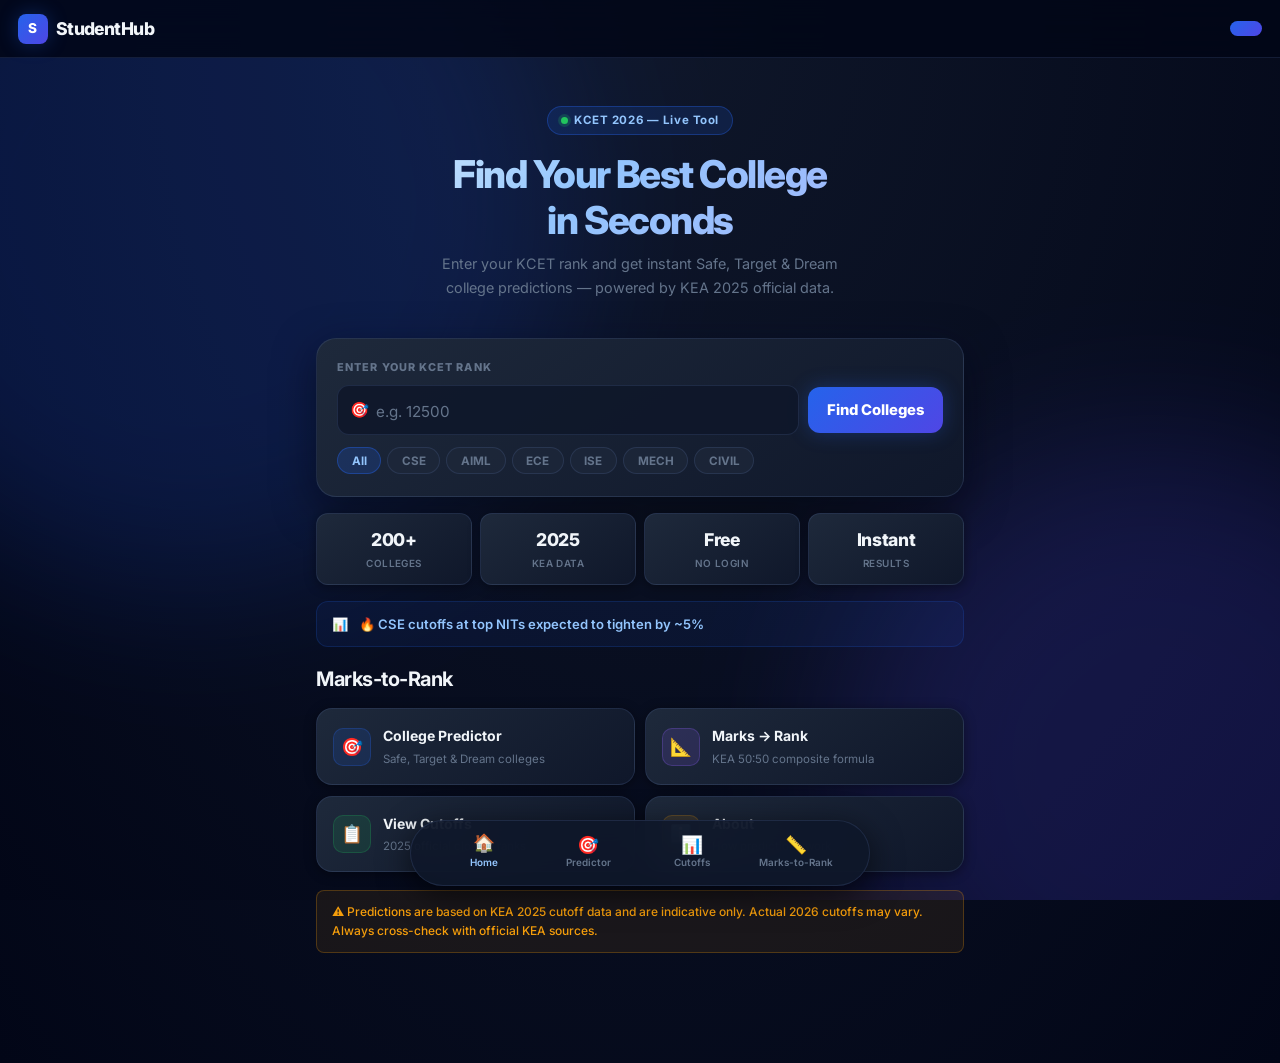
<file: index.html>
<!DOCTYPE html>
<html lang="en">
<head>
    <meta charset="UTF-8">
  <meta name="viewport" content="width=device-width, initial-scale=1.0">

    <meta name="google-site-verification" content="6TTYoRzGnPLvoU_BLuPRwoD9IhWYQzODtNGGhrC4MBA" />
  <title>KCET College Predictor 2026 | StudentHub</title>
  <meta name="description" content="Free KCET 2026 college predictor using KEA 2025 data. Get Safe, Target and Dream predictions for CSE, AIML, ECE. No login. Instant results.">
  <link rel="canonical" href="https://student-toolkit-2026.vercel.app/">
  <meta property="og:title" content="KCET College Predictor 2026 | StudentHub">
  <meta property="og:description" content="Free KCET 2026 college predictor. Instant results.">
  <meta property="og:url" content="https://student-toolkit-2026.vercel.app/">
  <meta property="og:type" content="website">
  <link href="https://fonts.googleapis.com/css2?family=Inter:wght@400;500;600;700;800&display=swap" rel="stylesheet">
  <link rel="stylesheet" href="style.css">
  <style>
    /* ── Hero ── */
    .hero { text-align:center; padding:1.75rem 0 1rem; }
    .hero-eyebrow {
      display:inline-flex;align-items:center;gap:6px;
      background:rgba(37,99,235,.15);border:1px solid rgba(37,99,235,.35);
      color:var(--blue-200);font-size:.72rem;font-weight:700;
      padding:4px 13px;border-radius:var(--r-full);margin-bottom:1rem;
      letter-spacing:.05em;
    }
    .live-dot{width:7px;height:7px;background:#22c55e;border-radius:50%;
      box-shadow:0 0 0 3px rgba(34,197,94,.2);animation:pulse-dot 2s ease-in-out infinite;}
    @keyframes pulse-dot{0%,100%{box-shadow:0 0 0 3px rgba(34,197,94,.2);}50%{box-shadow:0 0 0 6px rgba(34,197,94,.08);}}

    .hero h1 {
      font-size:clamp(1.55rem,5.5vw,2.4rem);
      background:linear-gradient(135deg,#e0f2fe 0%,#93c5fd 40%,#a5b4fc 100%);
      -webkit-background-clip:text;-webkit-text-fill-color:transparent;background-clip:text;
      margin-bottom:.55rem;word-break:break-word;letter-spacing:-.04em;
    }
    .hero-sub{font-size:.9rem;color:var(--text-3);max-width:420px;
      margin:0 auto 1.4rem;line-height:1.65;}

    /* ── Rank input card ── */
    .rank-card {
      background:linear-gradient(145deg,#1e293b,#0f172a);
      border:1px solid var(--border);border-radius:var(--r-xl);
      padding:1.25rem;box-shadow:0 12px 40px rgba(0,0,0,.5),0 0 40px rgba(37,99,235,.06);
      margin-bottom:1rem;
    }
    .rank-card-label{font-size:.68rem;font-weight:800;color:var(--text-3);
      text-transform:uppercase;letter-spacing:.1em;margin-bottom:.55rem;}
    .rank-input-row{display:flex;gap:.55rem;align-items:center;}
    .rank-input-wrap{flex:1;position:relative;}
    .rank-input-wrap .rank-icon{position:absolute;left:.8rem;top:50%;transform:translateY(-50%);
      font-size:.95rem;pointer-events:none;}
    #heroRank{
      width:100%;padding:.85rem .8rem .85rem 2.4rem;
      border:1.5px solid var(--border);border-radius:var(--r-md);
      background:rgba(15,23,42,.85);color:var(--text-1);
      font-size:1.1rem;font-weight:700;font-family:inherit;
      transition:border-color .18s,box-shadow .18s;
    }
    #heroRank::placeholder{color:var(--text-3);font-weight:400;font-size:.95rem;}
    #heroRank:focus{outline:none;border-color:var(--primary);box-shadow:0 0 0 3px rgba(37,99,235,.2);}
    .predict-btn{
      background:var(--primary-g);color:white;border:none;border-radius:var(--r-md);
      padding:.85rem 1.2rem;font-weight:800;font-size:.925rem;font-family:inherit;
      cursor:pointer;white-space:nowrap;box-shadow:var(--glow-blue);
      transition:transform .18s,box-shadow .18s;flex-shrink:0;
    }
    .predict-btn:hover{transform:translateY(-2px);box-shadow:0 8px 28px rgba(37,99,235,.55);}
    .predict-btn:active{transform:scale(.97);}

    /* ── Branch chips ── */
    .branch-chips{display:flex;gap:6px;overflow-x:auto;
      scrollbar-width:none;padding-bottom:2px;margin-top:.75rem;}
    .branch-chips::-webkit-scrollbar{display:none;}
    .branch-chip{flex:0 0 auto;padding:.35rem .85rem;border-radius:var(--r-full);
      background:rgba(30,41,59,.7);border:1px solid var(--border);
      font-size:.73rem;font-weight:700;color:var(--text-3);
      cursor:pointer;transition:var(--transition);white-space:nowrap;font-family:inherit;}
    .branch-chip.active,.branch-chip:hover{background:rgba(37,99,235,.2);
      color:var(--blue-200);border-color:rgba(37,99,235,.4);}

    /* ── Quick actions ── */
    .quick-actions{display:grid;grid-template-columns:1fr 1fr;gap:.65rem;margin-bottom:1.1rem;}
    .qa-card{background:var(--card);border:1px solid var(--border);border-radius:var(--r-lg);
      padding:1rem;display:flex;align-items:center;gap:.75rem;text-decoration:none;
      color:inherit;transition:var(--transition);box-shadow:var(--shadow-sm);}
    .qa-card:hover{transform:translateY(-2px);box-shadow:var(--shadow-md);border-color:rgba(99,130,190,.3);}
    .qa-icon{width:38px;height:38px;border-radius:10px;display:flex;align-items:center;
      justify-content:center;font-size:1.1rem;flex-shrink:0;}
    .qa-icon.blue{background:rgba(37,99,235,.15);border:1px solid rgba(37,99,235,.25);}
    .qa-icon.purple{background:rgba(139,92,246,.15);border:1px solid rgba(139,92,246,.25);}
    .qa-icon.green{background:rgba(34,197,94,.12);border:1px solid rgba(34,197,94,.2);}
    .qa-icon.amber{background:rgba(245,158,11,.12);border:1px solid rgba(245,158,11,.2);}
    .qa-title{font-size:.875rem;font-weight:700;color:var(--text-1);margin-bottom:2px;}
    .qa-desc{font-size:.72rem;color:var(--text-3);}

    /* ── Stats strip ── */
    .stats-strip{display:flex;gap:.5rem;margin:1rem 0;}
    .stat-item{flex:1;background:var(--card);border:1px solid var(--border);
      border-radius:var(--r-md);padding:.75rem .5rem;text-align:center;
      box-shadow:var(--shadow-sm);}
    .stat-num{font-size:1.1rem;font-weight:800;color:var(--text-1);letter-spacing:-.02em;}
    .stat-lbl{font-size:.62rem;font-weight:600;color:var(--text-3);text-transform:uppercase;
      letter-spacing:.05em;margin-top:2px;}

    /* ── Live trend ── */
    .live-trend{background:rgba(37,99,235,.08);border:1px solid rgba(37,99,235,.18);
      border-radius:var(--r-md);padding:.7rem .95rem;margin-bottom:1rem;
      display:flex;align-items:center;gap:.65rem;font-size:.82rem;
      color:var(--blue-200);font-weight:600;}
    #trend-text{flex:1;}

    @media(max-width:400px){
      .rank-input-row{flex-direction:column;}
      .predict-btn{width:100%;padding:.85rem;}
      .quick-actions{grid-template-columns:1fr;}
    }
  </style>
</head>
<body>

<div class="ambient-bg">
  <div class="ambient-blob blob-1"></div>
  <div class="ambient-blob blob-2"></div>
</div>

<header>
  <a href="index.html" class="logo">
    <div class="logo-icon">S</div>
    StudentHub
  </a>
  <a href="predictor.html" class="predict-btn" style="padding:.45rem 1rem;font-size:.8rem;border-radius:var(--r-md);display:inline-block;text-decoration:none;box-shadow:none;">
    
  </a>
</header>

<div class="container">
  <!-- Hero -->
  <div class="hero">
    <div class="hero-eyebrow">
      <span class="live-dot"></span>
      KCET 2026 — Live Tool
    </div>
    <h1>Find Your Best College<br>in Seconds</h1>
    <p class="hero-sub">Enter your KCET rank and get instant Safe, Target &amp; Dream college predictions — powered by KEA 2025 official data.</p>
  </div>

  <!-- Rank Input Card -->
  <div class="rank-card">
    <div class="rank-card-label">Enter Your KCET Rank</div>
    <div class="rank-input-row">
      <div class="rank-input-wrap">
        <span class="rank-icon">🎯</span>
        <input type="number" id="heroRank" placeholder="e.g. 12500" inputmode="numeric" min="1" max="200000">
      </div>
      <button class="predict-btn" onclick="goPredict()" id="hero-btn">Find Colleges</button>
    </div>
    <!-- Branch chips -->
    <div class="branch-chips" id="branchChips">
      <button class="branch-chip active" onclick="selectChip(this,'')">All</button>
      <button class="branch-chip" onclick="selectChip(this,'CSE')">CSE</button>
      <button class="branch-chip" onclick="selectChip(this,'AIML')">AIML</button>
      <button class="branch-chip" onclick="selectChip(this,'ECE')">ECE</button>
      <button class="branch-chip" onclick="selectChip(this,'ISE')">ISE</button>
      <button class="branch-chip" onclick="selectChip(this,'MECH')">MECH</button>
      <button class="branch-chip" onclick="selectChip(this,'CIVIL')">CIVIL</button>
    </div>
  </div>

  <!-- Stats -->
  <div class="stats-strip">
    <div class="stat-item">
      <div class="stat-num">200+</div>
      <div class="stat-lbl">Colleges</div>
    </div>
    <div class="stat-item">
      <div class="stat-num">2025</div>
      <div class="stat-lbl">KEA Data</div>
    </div>
    <div class="stat-item">
      <div class="stat-num">Free</div>
      <div class="stat-lbl">No Login</div>
    </div>
    <div class="stat-item">
      <div class="stat-num">Instant</div>
      <div class="stat-lbl">Results</div>
    </div>
  </div>

  <!-- Live trend -->
  <div class="live-trend">
    <span>📊</span>
    <span id="trend-text">Loading trends…</span>
  </div>

  <!-- Quick Actions -->
  <h2>Marks-to-Rank</h2>
  <div class="quick-actions">
    <a href="predictor.html" class="qa-card">
      <div class="qa-icon blue">🎯</div>
      <div>
        <div class="qa-title">College Predictor</div>
        <div class="qa-desc">Safe, Target &amp; Dream colleges</div>
      </div>
    </a>
    <a href="marks-to-rank.html" class="qa-card">
      <div class="qa-icon purple">📐</div>
      <div>
        <div class="qa-title">Marks → Rank</div>
        <div class="qa-desc">KEA 50:50 composite formula</div>
      </div>
    </a>
    <a href="cutoffs.html" class="qa-card">
      <div class="qa-icon green">📋</div>
      <div>
        <div class="qa-title">View Cutoffs</div>
        <div class="qa-desc">2025 official closing ranks</div>
      </div>
    </a>
    <a href="about.html" class="qa-card">
      <div class="qa-icon amber">ℹ️</div>
      <div>
        <div class="qa-title">About</div>
        <div class="qa-desc">How predictions work</div>
      </div>
    </a>
  </div>

  <div class="disclaimer">
    ⚠️ Predictions are based on KEA 2025 cutoff data and are indicative only. Actual 2026 cutoffs may vary. Always cross-check with official KEA sources.
  </div>
</div>

<!-- Bottom Nav -->
<div class="bottom-nav-container">
  <nav class="bottom-nav">
    <a href="index.html" class="nav-item active"><span class="nav-icon">🏠</span>Home</a>
    <a href="predictor.html" class="nav-item"><span class="nav-icon">🎯</span>Predictor</a>
    <a href="cutoffs.html" class="nav-item"><span class="nav-icon">📊</span>Cutoffs</a>
    <a href="marks-to-rank.html" class="nav-item"><span class="nav-icon">📏</span>Marks-to-Rank</a>
  </nav>
</div>

<script>
  let selectedBranch = '';

  function selectChip(el, branch) {
    document.querySelectorAll('.branch-chip').forEach(c => c.classList.remove('active'));
    el.classList.add('active');
    selectedBranch = branch;
  }

  function goPredict() {
    const rank = document.getElementById('heroRank').value.trim();
    if (!rank || isNaN(rank) || rank < 1) {
      document.getElementById('heroRank').focus();
      document.getElementById('heroRank').style.borderColor = '#ef4444';
      setTimeout(() => document.getElementById('heroRank').style.borderColor = '', 1500);
      return;
    }
    const btn = document.getElementById('hero-btn');
    btn.textContent = 'Loading…'; btn.disabled = true;
    let url = `predictor.html?rank=${rank}`;
    if (selectedBranch) url += `&branch=${encodeURIComponent(selectedBranch)}`;
    setTimeout(() => window.location.href = url, 250);
  }

  document.getElementById('heroRank').addEventListener('keydown', e => {
    if (e.key === 'Enter') goPredict();
  });

  // Live trends rotator
  const trends = [
    '🔥 CSE cutoffs at top NITs expected to tighten by ~5%',
    '📈 AIML demand up 40% — seats fill faster than CSE',
    '🏆 RV, MSRIT, BMS — consistently top 3 in Karnataka',
    '📊 Rank under 5,000 → 90%+ chance at Tier-1 CSE',
    '⚡ 2026 results expected in June — bookmark this tool',
  ];
  let ti = 0;
  const tEl = document.getElementById('trend-text');
  tEl.textContent = trends[0];
  setInterval(() => { ti = (ti+1)%trends.length; tEl.style.opacity=0;
    setTimeout(()=>{tEl.textContent=trends[ti];tEl.style.opacity=1;},300); }, 4000);
  tEl.style.transition = 'opacity .3s';
</script>
</body>
</html>
</file>
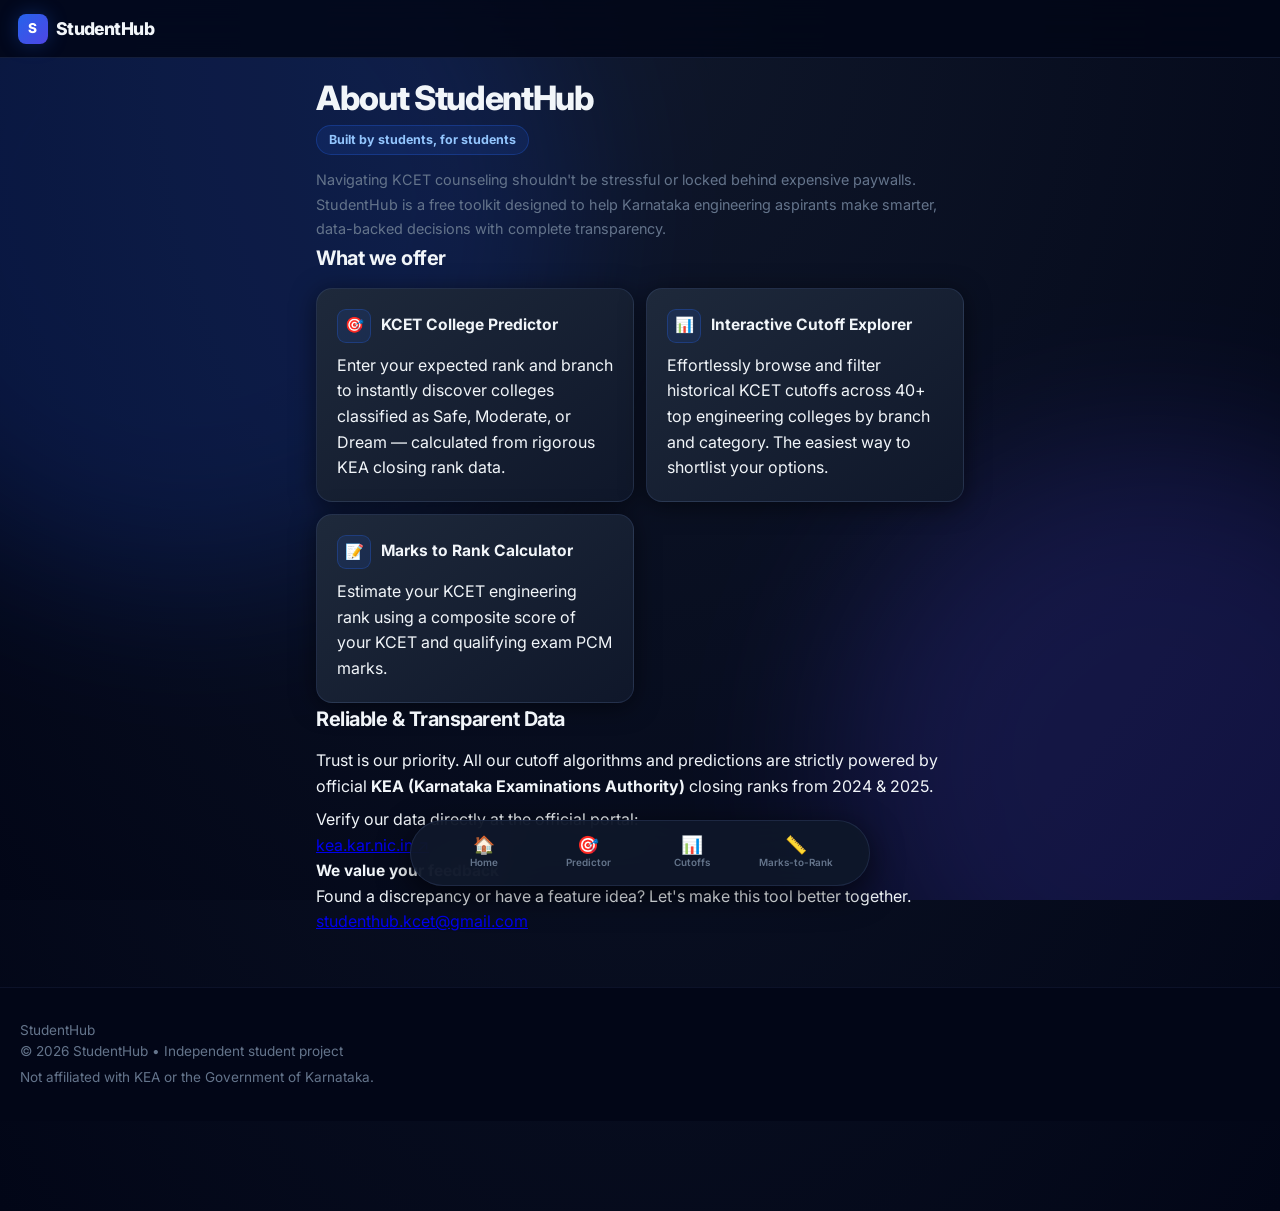
<file: about.html>
<!DOCTYPE html>
<html lang="en">

<head>
    <meta charset="UTF-8">
    <meta name="viewport" content="width=device-width, initial-scale=1.0">
    <title>About StudentHub | Free KCET Tools for Karnataka Students</title>
    <meta name="description"
        content="StudentHub is a free student-built KCET college predictor and cutoff tool for Karnataka engineering aspirants. Based on KEA 2024 & 2025 data.">
    <link rel="canonical" href="https://student-toolkit-2026.vercel.app/about.html">

    <!-- OpenGraph -->
    <meta property="og:title" content="About StudentHub | KCET Tools for Karnataka">
    <meta property="og:description"
        content="Free student-built KCET predictor and cutoff explorer for Karnataka engineering aspirants.">
    <meta property="og:url" content="https://student-toolkit-2026.vercel.app/about.html">
    <meta property="og:type" content="website">

    <!-- JSON-LD -->
    <script type="application/ld+json">
    {
      "@context": "https://schema.org",
      "@type": "Organization",
      "name": "StudentHub",
      "url": "https://student-toolkit-2026.vercel.app",
      "description": "Free KCET college predictor and cutoff tool for Karnataka engineering students"
    }
    </script>
    <link href="https://fonts.googleapis.com/css2?family=Inter:wght@400;500;600;700;800&display=swap" rel="stylesheet">
    <link rel="stylesheet" href="style.css">
</head>

<body>

    <div class="ambient-bg">
        <div class="ambient-blob blob-1"></div>
        <div class="ambient-blob blob-2"></div>
    </div>

    <header>
        <a href="index.html" class="logo">
            <div class="logo-icon">S</div>
            StudentHub
        </a>
    </header>

    <div class="container">
        <h1>About StudentHub</h1>
        <div class="tagline">Built by students, for students</div>

        <p class="intro-text">Navigating KCET counseling shouldn't be stressful or locked behind expensive paywalls.
            StudentHub is a free toolkit designed to help Karnataka engineering aspirants make smarter, data-backed
            decisions with complete transparency.</p>

        <h2>What we offer</h2>

        <div class="grid-cards">
            <div class="info-card">
                <div class="card-header">
                    <div class="card-icon">🎯</div>
                    <h3>KCET College Predictor</h3>
                </div>
                <p>Enter your expected rank and branch to instantly discover colleges classified as Safe, Moderate, or
                    Dream — calculated from rigorous KEA closing rank data.</p>
            </div>

            <div class="info-card">
                <div class="card-header">
                    <div class="card-icon">📊</div>
                    <h3>Interactive Cutoff Explorer</h3>
                </div>
                <p>Effortlessly browse and filter historical KCET cutoffs across 40+ top engineering colleges by branch
                    and category. The easiest way to shortlist your options.</p>
            </div>

            <div class="info-card">
                <div class="card-header">
                    <div class="card-icon">📝</div>
                    <h3>Marks to Rank Calculator</h3>
                </div>
                <p>Estimate your KCET engineering rank using a composite score of your KCET and qualifying exam PCM marks.</p>
            </div>
        </div>

        <h2>Reliable & Transparent Data</h2>
        <div class="trust-section">
            <p>Trust is our priority. All our cutoff algorithms and predictions are strictly powered by official
                <strong>KEA (Karnataka Examinations Authority)</strong> closing ranks from 2024 & 2025.
            </p>
            <p style="margin-top: 0.5rem;">Verify our data directly at the official portal: <br><a
                    href="https://kea.kar.nic.in" class="source-link" target="_blank"
                    rel="noopener noreferrer">kea.kar.nic.in ↗</a></p>
        </div>

        <div class="contact-box">
            <h3>We value your feedback</h3>
            <p>Found a discrepancy or have a feature idea? Let's make this tool better together.</p>
            <a href="mailto:studenthub.kcet@gmail.com" class="email-link">studenthub.kcet@gmail.com</a>
        </div>
    </div>

    <footer>
        <div class="footer-logo">StudentHub</div>
        <p>© 2026 StudentHub • Independent student project</p>
        <p style="margin-top: 0.25rem;">Not affiliated with KEA or the Government of Karnataka.</p>
    </footer>

    <div class="bottom-nav-container">
  <nav class="bottom-nav">
    <a href="index.html" class="nav-item"><span class="nav-icon">🏠</span>Home</a>
    <a href="predictor.html" class="nav-item"><span class="nav-icon">🎯</span>Predictor</a>
    <a href="cutoffs.html" class="nav-item"><span class="nav-icon">📊</span>Cutoffs</a>
    <a href="marks-to-rank.html" class="nav-item"><span class="nav-icon">📏</span>Marks-to-Rank</a>
  </nav>
</div>

</body>

</html>
</file>
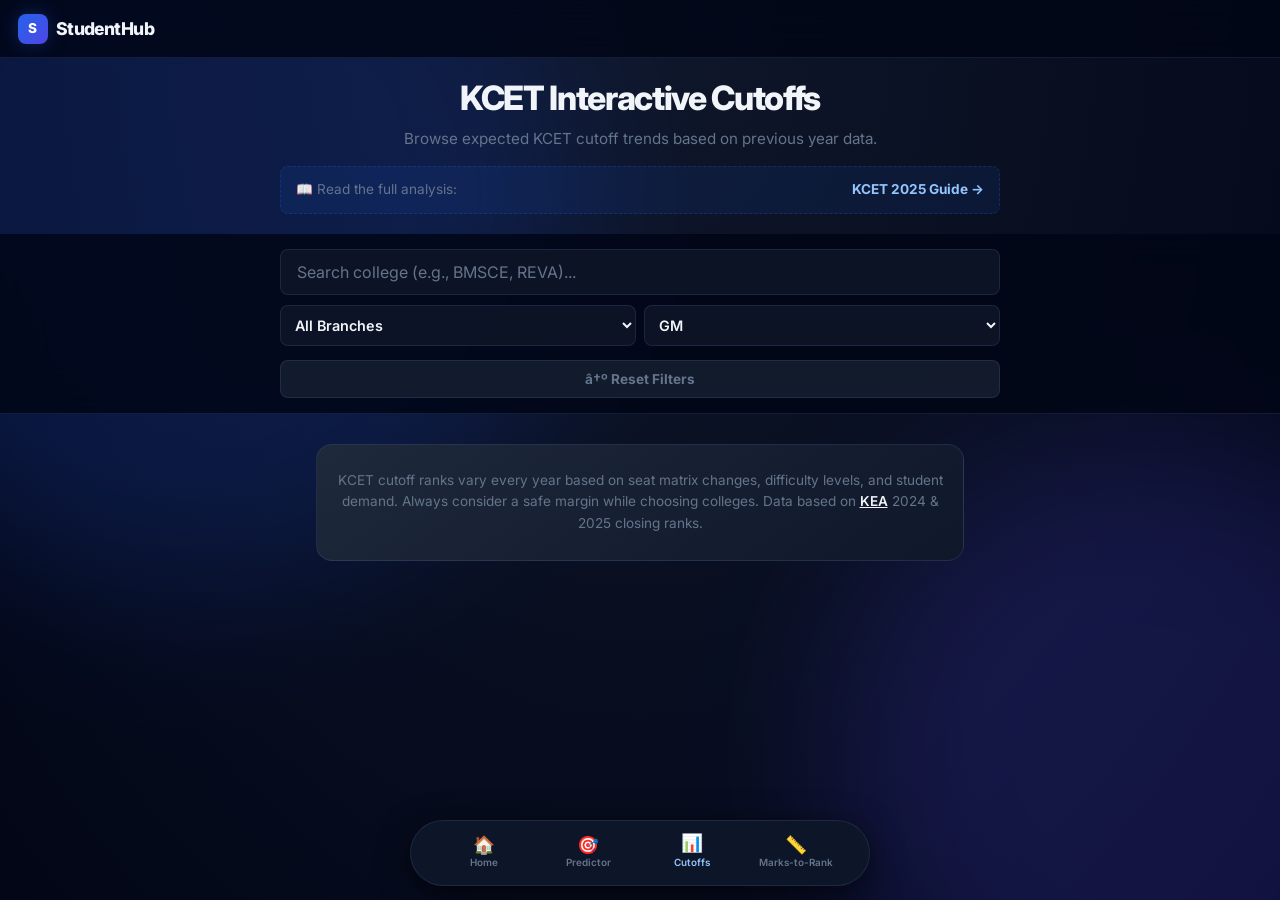
<file: cutoffs.html>
<!DOCTYPE html>
<html lang="en">

<head>
    <meta charset="UTF-8">
    <meta name="viewport" content="width=device-width, initial-scale=1.0">
    <title>KCET Cutoff Explorer 2026 | Filter by Branch & Category | StudentHub</title>
    <meta name="description"
        content="Explore KEA 2025 KCET cutoffs. Filter and sort closing ranks for top Karnataka engineering colleges across all categories and branches.">
    <link rel="canonical" href="https://student-toolkit-2026.vercel.app/cutoffs.html">

    <!-- OpenGraph -->
    <meta property="og:title" content="KCET Cutoff Explorer 2026 | StudentHub">
    <meta property="og:description"
        content="Filter KCET cutoffs by branch and category for top Karnataka colleges. Free tool based on KEA 2024 & 2025 data.">
    <meta property="og:url" content="https://student-toolkit-2026.vercel.app/cutoffs.html">
    <meta property="og:type" content="website">

    <!-- JSON-LD -->
    <script type="application/ld+json">
    {
      "@context": "https://schema.org",
      "@type": "WebApplication",
      "name": "KCET Cutoff Explorer",
      "url": "https://student-toolkit-2026.vercel.app/cutoffs.html",
      "description": "Filter KCET cutoffs by branch and category for Karnataka engineering colleges"
    }
    </script>
    <link href="https://fonts.googleapis.com/css2?family=Inter:wght@400;500;600;700;800&display=swap" rel="stylesheet">
    <link rel="stylesheet" href="style.css">

        <style>
        /* Specific overrides for Cutoffs */
        .page-header {
            padding: 1.25rem 1rem;
            margin-bottom: 0;
            text-align: center;
        }

        .page-header h1 {
            font-size: clamp(1.4rem, 5vw, 2.1rem);
            margin-bottom: 8px;
            color: var(--text-1);
        }

        .page-header p {
            font-size: 0.95rem;
            color: var(--text-3);
        }

        .trust-badge {
            font-size: 0.75rem;
            color: var(--text-3);
            font-weight: 600;
            margin-top: 8px;
            display: inline-flex;
            align-items: center;
            gap: 4px;
            background: rgba(30,41,59,.6);
            padding: 4px 10px;
            border-radius: var(--radius-sm);
            border: 1px solid var(--border);
        }

        .seo-bridge {
            margin-top: 15px;
            padding: 12px 15px;
            background: rgba(37,99,235,.1);
            border-radius: var(--radius-sm);
            border: 1px dashed rgba(37,99,235,.25);
            font-size: 0.85rem;
            display: flex;
            align-items: center;
            justify-content: space-between;
            color: var(--text-3);
        }

        .seo-bridge a {
            color: var(--blue-200);
            font-weight: 700;
            text-decoration: none;
        }

        .search-bar {
            padding: 15px 20px;
            position: sticky;
            top: 66px;
            background: rgba(2,6,23,.85);
            z-index: 90;
            border-bottom: 1px solid var(--border);
            backdrop-filter: blur(20px);
            -webkit-backdrop-filter: blur(20px);
        }

        .search-input {
            width: 100%;
            padding: 12px 16px;
            border: 1.5px solid var(--border);
            border-radius: var(--radius-sm);
            font-size: 1rem;
            margin-bottom: 10px;
            font-family: inherit;
            background: rgba(15,23,42,.8);
            color: var(--text-1);
            transition: var(--transition);
        }
        .search-input::placeholder {
            color: var(--text-3);
        }
        .search-input:focus {
            outline: none;
            border-color: var(--primary);
            box-shadow: 0 0 0 3px rgba(37,99,235,.2);
        }

        .filter-row {
          display: flex;
          gap: 8px;
          margin-bottom: 10px;
          overflow-x: auto;
          -webkit-overflow-scrolling: touch;
          scrollbar-width: none;
          padding-bottom: 4px;
        }
        .filter-row::-webkit-scrollbar { display: none; }

        .filter-select {
          flex: 1;
          min-width: 135px;
          padding: 10px;
          border: 1.5px solid var(--border);
          border-radius: var(--radius-sm);
          background: rgba(15,23,42,.8);
          font-size: 0.9rem;
          font-weight: 600;
          color: var(--text-1);
          font-family: inherit;
        }
        .filter-select option {
          background: #1e293b;
          color: var(--text-1);
        }

        .filter-select:focus {
            outline: none;
            border-color: var(--primary);
        }

        .btn-reset {
            width: 100%;
            padding: 10px;
            border-radius: var(--radius-sm);
            border: 1.5px solid var(--border);
            background: rgba(30,41,59,.6);
            color: var(--text-3);
            font-weight: 700;
            font-size: 0.85rem;
            cursor: pointer;
            transition: var(--transition);
            font-family: inherit;
        }

        .btn-reset:hover {
            background: rgba(37,99,235,.1);
            border-color: var(--primary);
            color: var(--blue-200);
        }

        .data-list {
            padding: 15px 20px;
            max-width: 720px;
            margin: 0 auto;
        }

        .card-header {
            display: flex;
            justify-content: space-between;
            align-items: flex-start;
            margin-bottom: 10px;
        }

        .college-name {
            font-weight: 700;
            color: var(--text-1);
            font-size: 1.05rem;
            line-height: 1.3;
        }

        .branch-tag {
            background: rgba(37,99,235,.15);
            color: var(--blue-200);
            border: 1px solid rgba(37,99,235,.3);
            padding: 4px 8px;
            border-radius: var(--radius-sm);
            font-size: 0.7rem;
            font-weight: 800;
            white-space: nowrap;
            margin-left: 10px;
        }

        .best-match {
            color: var(--moderate);
            font-size: 0.7rem;
            font-weight: 800;
            background: rgba(245,158,11,.15);
            border: 1px solid rgba(245,158,11,.3);
            padding: 3px 6px;
            border-radius: 4px;
            display: inline-block;
            margin-top: 6px;
        }

        .cutoff-grid {
            display: grid;
            grid-template-columns: 1fr 1fr;
            gap: 10px;
            margin-top: 10px;
            padding-top: 10px;
            border-top: 1px dashed var(--border);
        }

        .cutoff-stat {
            display: flex;
            flex-direction: column;
        }

        .stat-label {
            font-size: 0.7rem;
            color: var(--text-3);
            text-transform: uppercase;
            font-weight: 700;
            letter-spacing: .05em;
        }

        .stat-value {
            font-size: 1.15rem;
            font-weight: 800;
            color: var(--text-1);
        }

        .seo-footer {
            padding: 25px 20px;
            font-size: 0.85rem;
            color: var(--text-3);
            text-align: center;
            border-top: 1px solid var(--border);
            margin-top: 10px;
            line-height: 1.6;
            max-width: 720px;
            margin: 0 auto 2rem;
            background: var(--card);
            border-radius: var(--radius-lg);
            border: 1px solid var(--border);
        }
    </style>
</head>

<body>

    <div class="ambient-bg">
        <div class="ambient-blob blob-1"></div>
        <div class="ambient-blob blob-2"></div>
    </div>

    <header>
        <a href="index.html" class="logo">
            <div class="logo-icon">S</div>
            StudentHub
        </a>
    </header>

    <div class="page-header">
        <div class="container" style="padding: 0; max-width: 720px; margin: 0 auto;">
            <h1>KCET Interactive Cutoffs</h1>
            <p>Browse expected KCET cutoff trends based on previous year data.</p>


            <div class="seo-bridge">
                <span>📖 Read the full analysis:</span>
                <a href="kcet-cutoff-2025.html">KCET 2025 Guide →</a>
            </div>
        </div>
    </div>

    <div class="search-bar">
        <div style="max-width: 720px; margin: 0 auto;">
            <input type="text" id="searchInput" class="search-input" placeholder="Search college (e.g., BMSCE, REVA)..."
                onkeyup="filterDataDebounced()">

            <div class="filter-row">
                <select id="branchFilter" class="filter-select" onchange="filterData()">
                    <option value="ALL">All Branches</option>
                    <option value="CSE">Computer Science (CSE)</option>
                    <option value="AIML">AI & Machine Learning (AIML)</option>
                    <option value="ISE">Information Science (ISE)</option>
                    <option value="DS">Data Science (DS)</option>
                    <option value="ECE">Electronics & Communication (ECE)</option>
                    <option value="EEE">Electrical & Electronics (EEE)</option>
                    <option value="ME">Mechanical Engineering (ME)</option>
                    <option value="CV">Civil Engineering (CV)</option>
                    <option value="Chemical">Chemical Engineering</option>
                    <option value="Biotech">Biotechnology</option>
                </select>
                <select id="categoryFilter" class="filter-select" onchange="filterData()">
                    <option value="GM">GM</option>
                    <option value="2A">2A</option>
                    <option value="2B">2B</option>
                    <option value="3A">3A</option>
                    <option value="3B">3B</option>
                    <option value="SC">SC</option>
                    <option value="ST">ST</option>
                </select>
            </div>
            <button class="btn-reset" onclick="resetFilters()">â†º Reset Filters</button>
        </div>
    </div>

    <div class="data-list" id="dataList">
        <!-- Rendered via JS -->
    </div>

    <div class="container" style="padding-top: 0;">
        <div class="seo-footer">
            <p>KCET cutoff ranks vary every year based on seat matrix changes, difficulty levels, and student demand.
                Always consider a safe margin while choosing colleges. Data based on <a href="https://kea.kar.nic.in"
                    target="_blank" rel="noopener noreferrer" style="color:var(--text-main); font-weight: 600;">KEA</a>
                2024 & 2025 closing ranks.
            </p>
        </div>
    </div>

    <div class="bottom-nav-container">
  <nav class="bottom-nav">
    <a href="index.html" class="nav-item"><span class="nav-icon">🏠</span>Home</a>
    <a href="predictor.html" class="nav-item"><span class="nav-icon">🎯</span>Predictor</a>
    <a href="cutoffs.html" class="nav-item active"><span class="nav-icon">📊</span>Cutoffs</a>
    <a href="marks-to-rank.html" class="nav-item"><span class="nav-icon">📏</span>Marks-to-Rank</a>
  </nav>
</div>

    <script src="final_colleges.js"></script>
    <script>
        // KEA 2024 & 2025 CUTOFF DATA
        // Source: KEA UGCET Provisional Allotment Cut-Off Ranks (Rest of Karnataka)
        // kea.kar.nic.in
        

        const categoryMap = {
            'GM': 'cutoff',
            '2A': '2A',
            '2B': '2B',
            '3A': '3A',
            '3B': '3B',
            'SC': 'SC',
            'ST': 'ST'
        };

        function renderCards(data, selectedCategory) {
            const container = document.getElementById('dataList');

            if (!finalColleges || finalColleges.length === 0) {
                container.innerHTML = `<div style="text-align:center; padding:40px 20px; color:var(--text-muted);">âš ï¸ System Error: Cutoff data is currently unavailable. Please try again later.</div>`;
                return;
            }

            const displayData = data.slice(0, 50);

            let htmlOutput = `<div style="padding-bottom:12px; font-size:0.85rem; color:var(--text-muted); font-weight:600;">
        Showing ${displayData.length} of ${data.length} results (Sorted by ${selectedCategory} Cutoff)
    </div>`;

            if (data.length === 0) {
                container.innerHTML = `
            <div style="text-align:center; padding: 40px 20px; background: rgba(255,255,255,0.7); backdrop-filter: blur(4px); border-radius: var(--radius-md); border: 1px dashed var(--border);">
                <p style="color: var(--text-muted); font-weight: 600;">No colleges found matching your criteria.</p>
                <p style="font-size: 0.8rem; color: #94a3b8; margin-top: 5px;">💡 Try selecting "All Branches" or clicking Reset Filters.</p>
            </div>`;
                return;
            }

            displayData.forEach((item, index) => {
                let displayCutoff = item[categoryMap[selectedCategory]];
                let highlight = index === 0 ? `<div class="best-match">â­ MOST COMPETITIVE</div>` : "";

                htmlOutput += `
            <div class="data-card" style="margin-bottom: 12px;">
                <div class="card-header">
                    <div style="flex: 1; padding-right: 10px;">
                        <div class="college-name">${item.name}</div>
                        ${highlight}
                        <div style="font-size: 0.75rem; color: #94a3b8; margin-top: 4px; font-weight: 600;">CODE: KEA</div>
                    </div>
                    <div class="branch-tag">${item.branch}</div>
                </div>
                <div class="cutoff-grid">
                    <div class="cutoff-stat">
                        <span class="stat-label">Category (${selectedCategory})</span>
                        <span class="stat-value">#${displayCutoff.toLocaleString()}</span>
                    </div>
                    <div class="cutoff-stat" style="text-align: right; justify-content: center;">
                        <span style="font-size:0.65rem; color:#94a3b8; margin-bottom:4px; display:block;">Check if your rank fits here</span>
                        <a href="predictor.html" style="background: var(--primary-light); color: var(--primary); padding: 6px 12px; border-radius: 6px; font-size: 0.8rem; font-weight: 700; text-decoration: none; display: inline-block; transition: all 0.2s;">Predict →</a>
                    </div>
                </div>
            </div>
        `;
            });

            container.innerHTML = htmlOutput;
        }

        let timeout;
        function filterDataDebounced() {
            clearTimeout(timeout);
            timeout = setTimeout(filterData, 300);
        }

        function filterData() {
            const searchText = document.getElementById('searchInput').value.toLowerCase().trim();
            const branch = document.getElementById('branchFilter').value;
            const category = document.getElementById('categoryFilter').value;

            window.scrollTo({ top: 0, behavior: 'smooth' });

            const filtered = finalColleges
                .filter(item => {
                    const matchesSearch = item.name.toLowerCase().includes(searchText) || (item.code && item.code.toLowerCase().includes(searchText));
                    const matchesBranch = (branch === 'ALL' || item.branch === branch);
                    return matchesSearch && matchesBranch;
                })
                .sort((a, b) => {
                    let sortKey = categoryMap[category];
                    return a[sortKey] - b[sortKey];
                });

            renderCards(filtered, category);
        }

        function resetFilters() {
            document.getElementById('searchInput').value = '';
            document.getElementById('branchFilter').value = 'ALL';
            document.getElementById('categoryFilter').value = 'GM';
            filterData();
        }

        // Initial render
        filterData();
    </script>

</body>

</html>
</file>
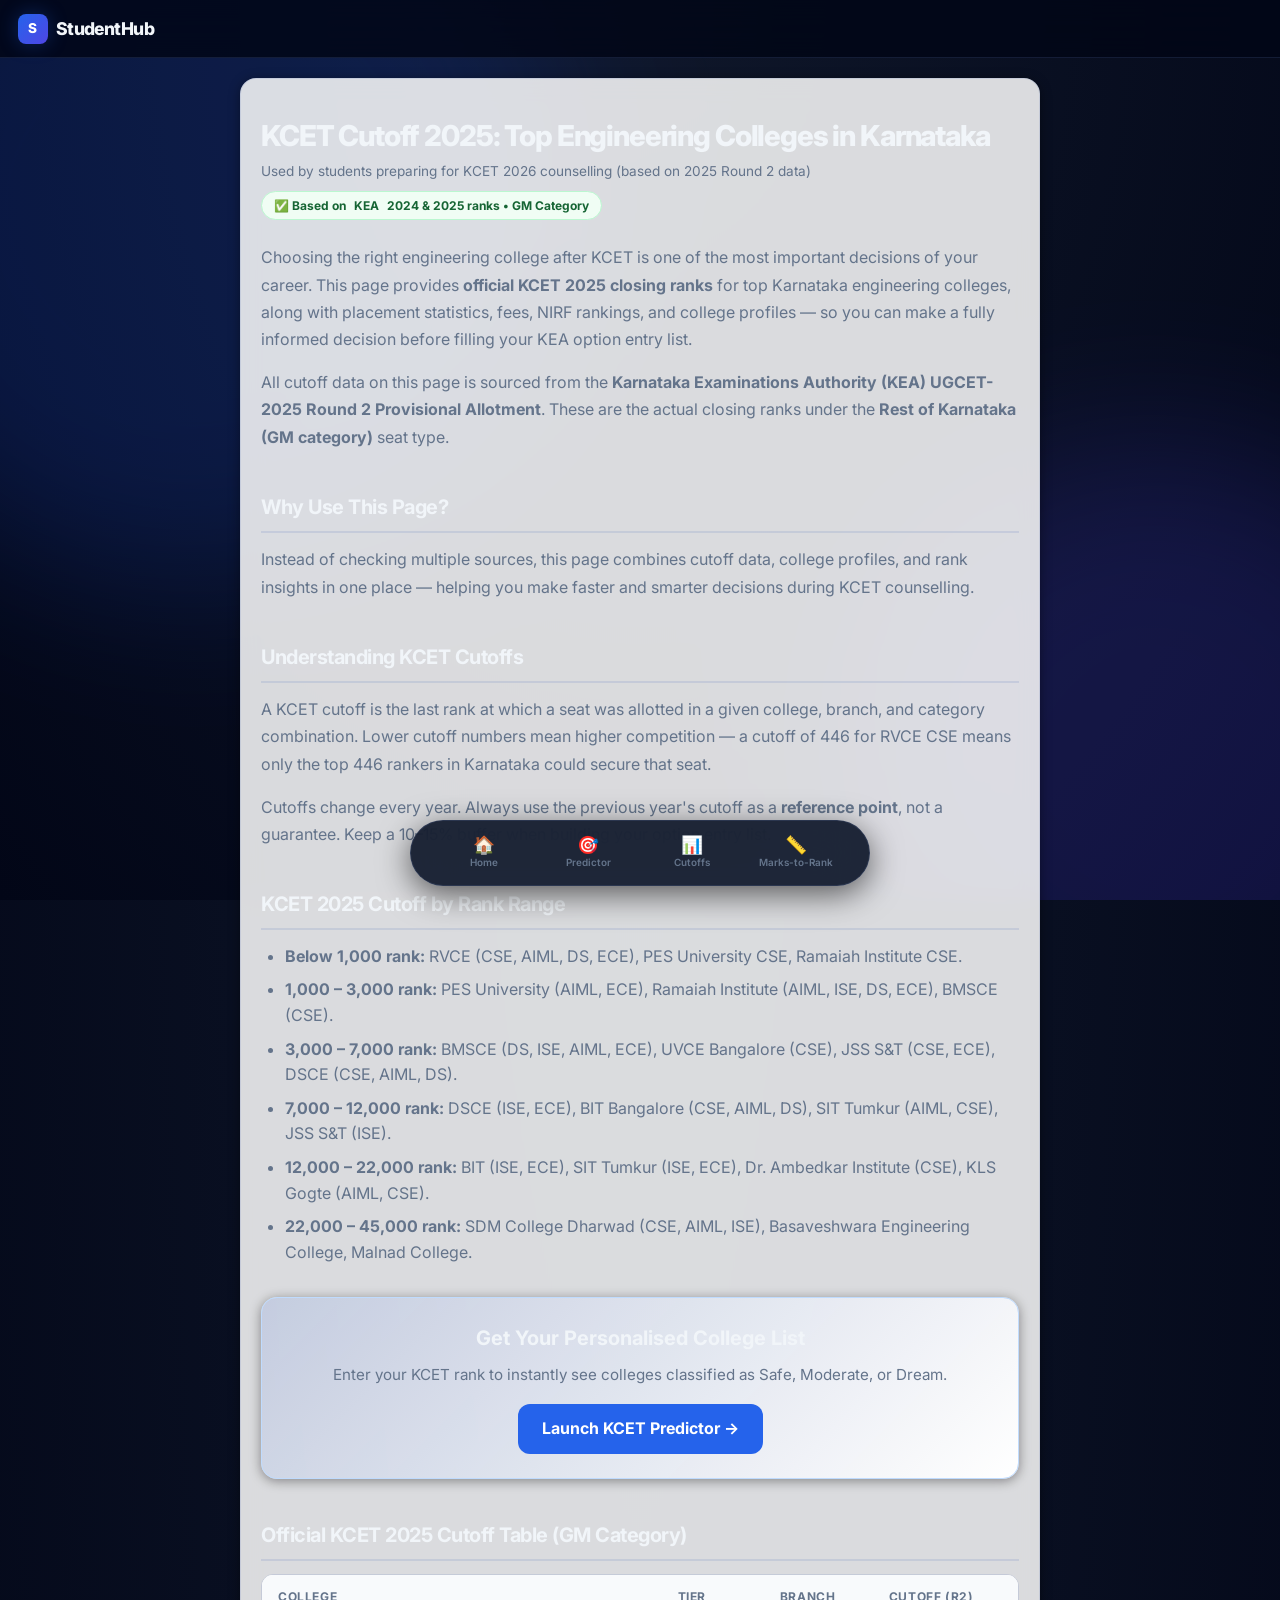
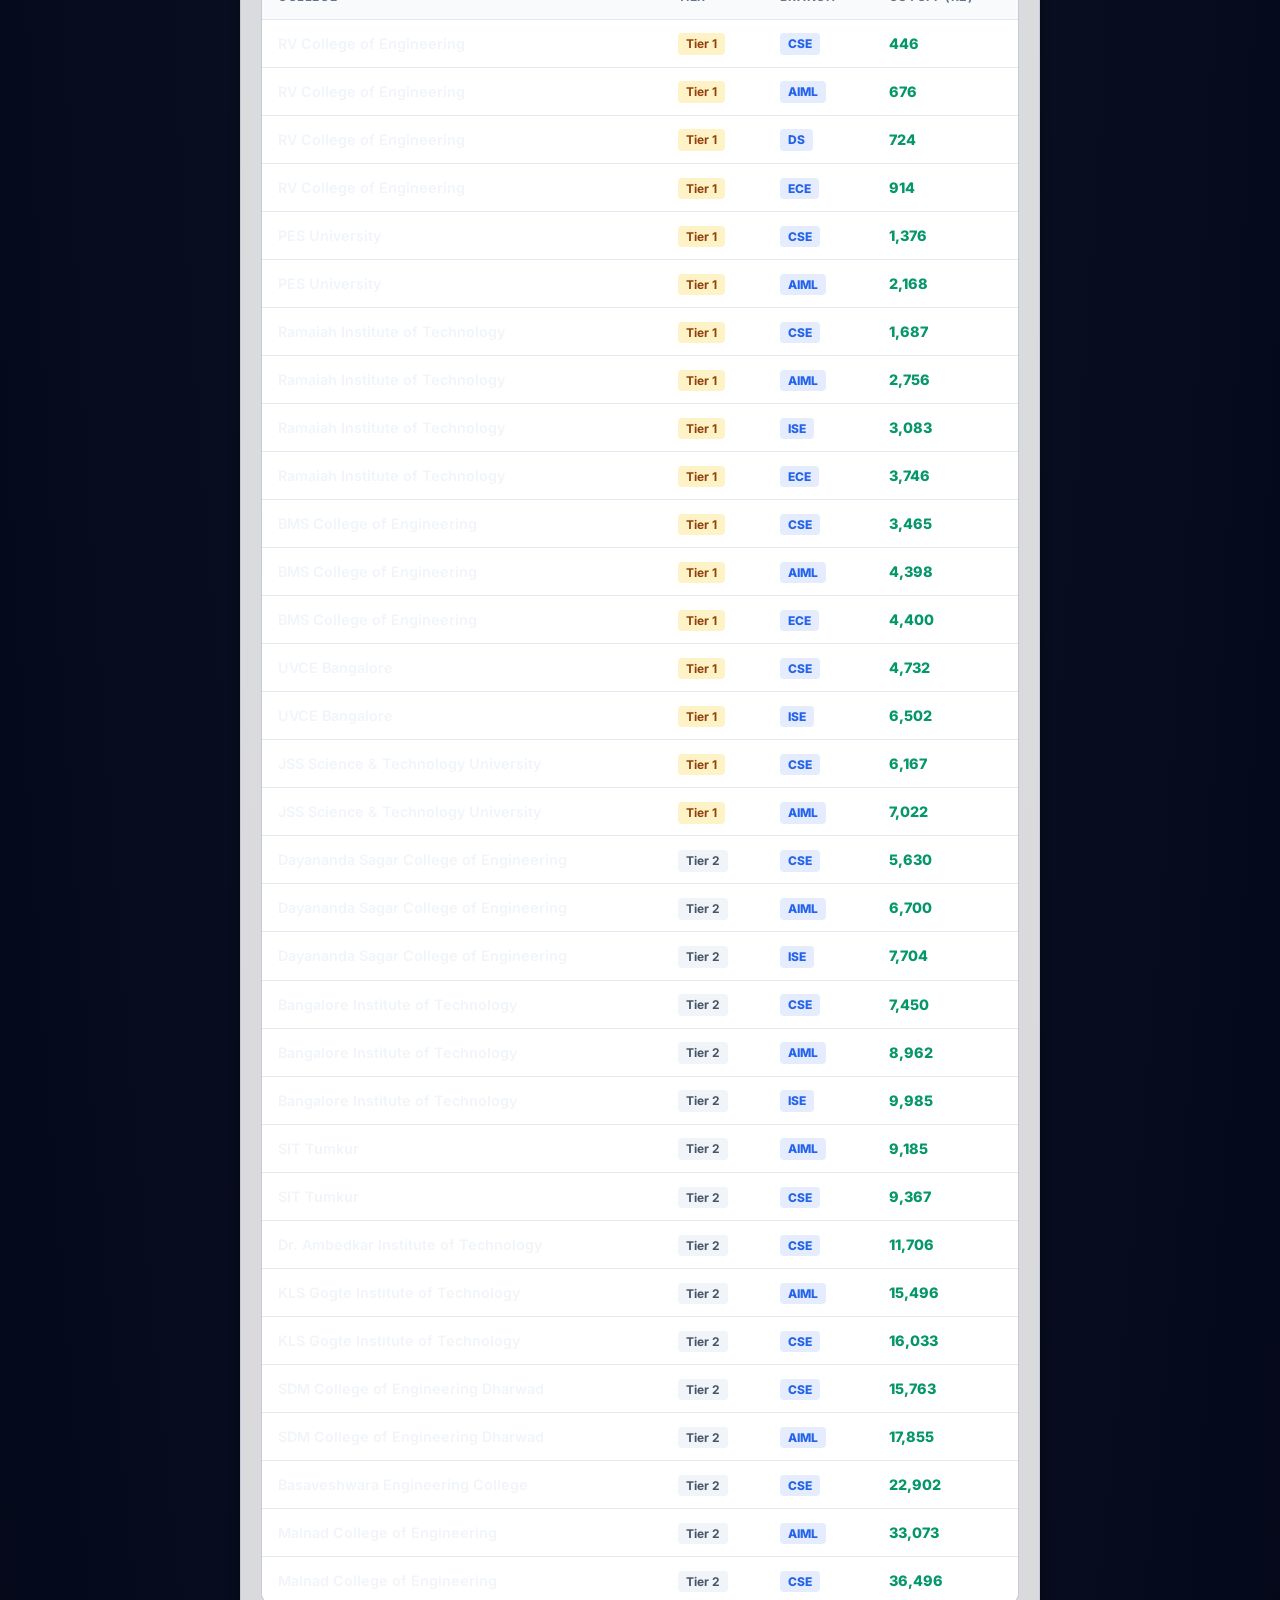
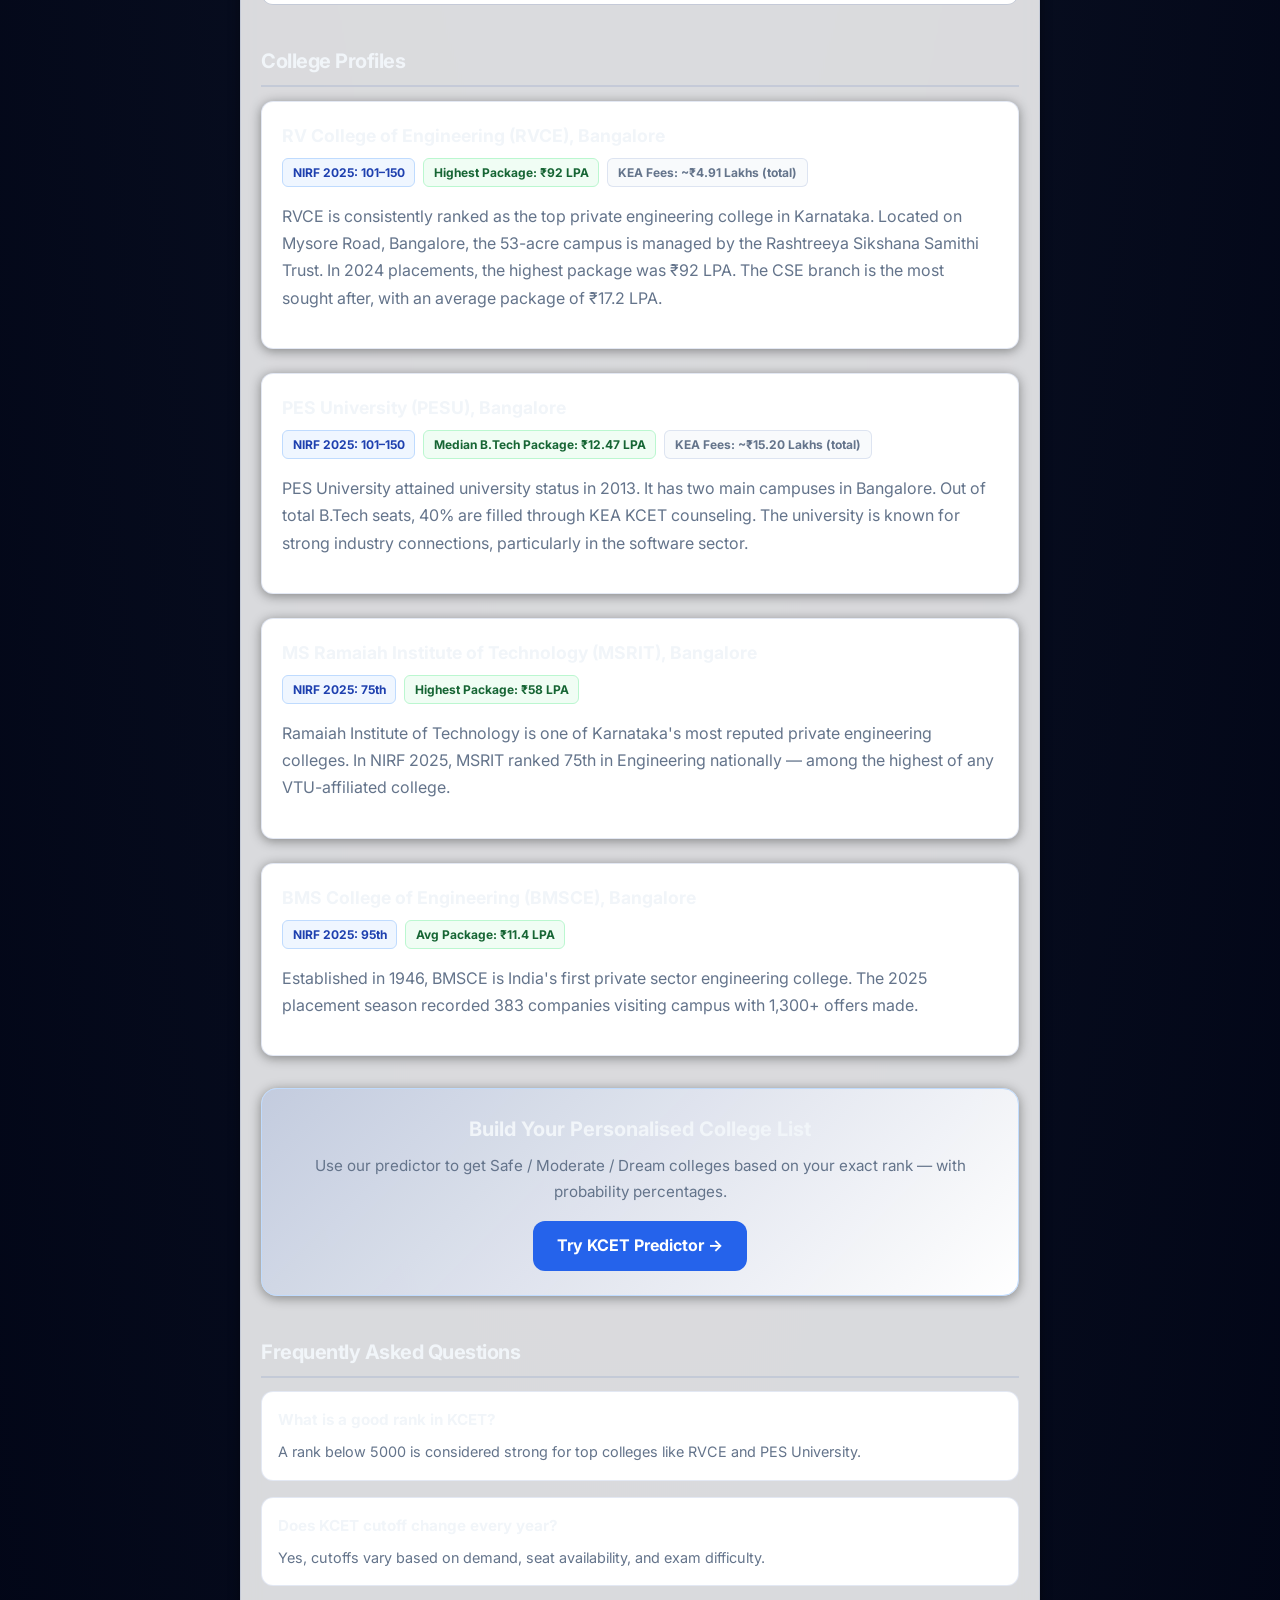
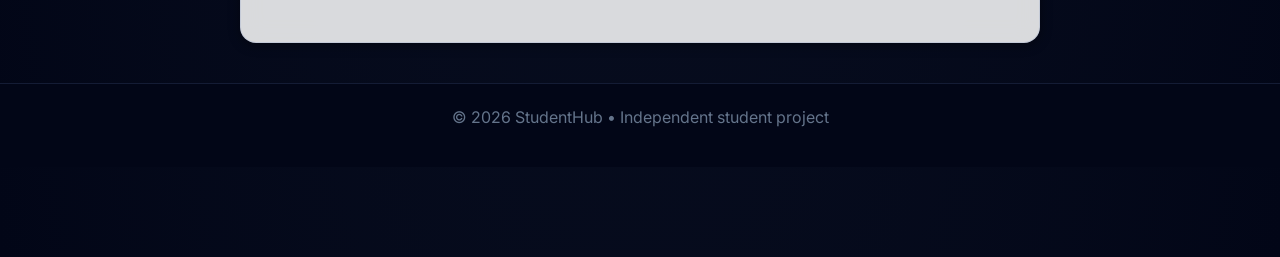
<file: kcet-cutoff-2025.html>
<!DOCTYPE html>
<html lang="en">

<head>
    <meta charset="UTF-8">
    <meta name="viewport" content="width=device-width, initial-scale=1.0">
    <title>KCET Cutoff 2025 (For 2026 Counselling) | CSE, AIML, ECE Closing Ranks</title>
    <meta name="description"
        content="KCET 2025 official closing ranks for top Karnataka engineering colleges — RVCE, MSRIT, BMSCE, PES University, DSCE, BIT, SIT Tumkur. Branch-wise GM cutoffs, placements, fees and NIRF rankings.">
    <link rel="canonical" href="https://student-toolkit-2026.vercel.app/kcet-cutoff-2025.html">

    <!-- OpenGraph -->
    <meta property="og:title" content="KCET Cutoff 2025 (For 2026 Counselling) | StudentHub">
    <meta property="og:description"
        content="Official KCET 2025 closing ranks for RVCE, MSRIT, BMSCE, PES University and more. CSE, AIML, ECE branch-wise GM cutoffs.">
    <meta property="og:url" content="https://student-toolkit-2026.vercel.app/kcet-cutoff-2025.html">
    <meta property="og:type" content="website">

    <!-- JSON-LD -->
    <script type="application/ld+json">
    {
      "@context": "https://schema.org",
      "@type": "Article",
      "name": "KCET Cutoff 2025 for Karnataka Engineering Colleges",
      "url": "https://student-toolkit-2026.vercel.app/kcet-cutoff-2025.html",
      "description": "KCET 2025 closing ranks for top Karnataka engineering colleges",
      "publisher": { "@type": "Organization", "name": "StudentHub" }
    }
    </script>

    <link href="https://fonts.googleapis.com/css2?family=Inter:wght@400;500;600;700;800&display=swap" rel="stylesheet">
    <link rel="stylesheet" href="style.css">

    <style>
        /* Specific overrides for SEO Article */
        .article-container {
            padding: 2.5rem 1.25rem;
            max-width: 800px;
            margin: 0 auto;
            background: rgba(255, 255, 255, 0.85);
            backdrop-filter: blur(12px);
            border-radius: var(--radius-lg);
            border: 1px solid var(--border);
            box-shadow: var(--shadow-sm);
            margin-top: 20px;
            margin-bottom: 40px;
        }

        h2 {
            border-bottom: 2px solid var(--border);
            padding-bottom: 0.5rem;
            margin-top: 2.5rem;
        }

        h3 {
            font-size: 1.15rem;
            color: var(--primary);
            margin-top: 1.5rem;
            margin-bottom: 0.5rem;
        }

        p {
            color: var(--text-muted);
            font-size: 1rem;
            margin-bottom: 1rem;
            line-height: 1.7;
        }

        ul,
        ol {
            color: var(--text-muted);
            padding-left: 1.5rem;
            margin-bottom: 1.5rem;
        }

        li {
            margin-bottom: 0.5rem;
        }

        a.text-link {
            color: var(--primary);
            font-weight: 600;
            text-decoration: none;
        }

        a.text-link:hover {
            text-decoration: underline;
        }

        .source-badge {
            display: inline-flex;
            align-items: center;
            gap: 0.5rem;
            background: #f0fdf4;
            color: #166534;
            border: 1px solid #bbf7d0;
            font-size: 0.75rem;
            font-weight: 700;
            padding: 0.25rem 0.75rem;
            border-radius: var(--radius-full);
            margin-bottom: 1.5rem;
        }

        .cta-box {
            background: linear-gradient(135deg, var(--primary-light), white);
            padding: 1.5rem;
            border-radius: var(--radius-lg);
            border: 1px solid #bfdbfe;
            text-align: center;
            margin: 2rem 0;
            box-shadow: var(--shadow-sm);
        }

        .cta-box h3 {
            color: var(--text-main);
            font-size: 1.25rem;
            margin-top: 0;
        }

        .cta-box p {
            color: var(--text-muted);
            font-size: 0.95rem;
            margin-bottom: 1rem;
        }

        .btn-cta {
            display: inline-block;
            background: var(--primary);
            color: white;
            padding: 0.75rem 1.5rem;
            border-radius: var(--radius-md);
            font-weight: 700;
            text-decoration: none;
            font-size: 1rem;
            transition: var(--transition);
        }

        .btn-cta:hover {
            transform: translateY(-2px);
            box-shadow: 0 4px 6px -1px rgba(79, 70, 229, 0.3);
        }

        .table-wrapper {
            overflow-x: auto;
            margin-bottom: 2rem;
            border-radius: var(--radius-md);
            border: 1px solid var(--border);
        }

        table {
            width: 100%;
            border-collapse: collapse;
            text-align: left;
            min-width: 600px;
            background: white;
        }

        th,
        td {
            padding: 0.75rem 1rem;
            border-bottom: 1px solid var(--border);
        }

        th {
            background: #f8fafc;
            color: var(--text-muted);
            font-size: 0.75rem;
            text-transform: uppercase;
            font-weight: 700;
            letter-spacing: 0.05em;
        }

        td {
            font-size: 0.9rem;
            font-weight: 600;
            color: var(--text-main);
        }

        tr:last-child td {
            border-bottom: none;
        }

        tr:hover td {
            background: #f8fafc;
        }

        .branch-tag {
            background: var(--primary-light);
            color: var(--primary);
            padding: 0.2rem 0.5rem;
            border-radius: 4px;
            font-size: 0.75rem;
            font-weight: 800;
        }

        .tier-1 {
            background: #fef3c7;
            color: #92400e;
            padding: 0.2rem 0.5rem;
            border-radius: 4px;
            font-size: 0.75rem;
            font-weight: 700;
        }

        .tier-2 {
            background: #f1f5f9;
            color: #475569;
            padding: 0.2rem 0.5rem;
            border-radius: 4px;
            font-size: 0.75rem;
            font-weight: 700;
        }

        .cutoff-val {
            color: #059669;
            font-weight: 800;
        }

        .college-card {
            background: white;
            border: 1px solid var(--border);
            border-radius: var(--radius-md);
            padding: 1.25rem;
            margin-bottom: 1.5rem;
            box-shadow: var(--shadow-sm);
        }

        .college-card h3 {
            margin-top: 0;
            color: var(--text-main);
            font-size: 1.1rem;
        }

        .college-meta {
            display: flex;
            flex-wrap: wrap;
            gap: 0.5rem;
            margin-bottom: 1rem;
        }

        .meta-tag {
            background: #f8fafc;
            border: 1px solid var(--border);
            padding: 0.25rem 0.6rem;
            border-radius: 6px;
            font-size: 0.75rem;
            font-weight: 700;
            color: var(--text-muted);
        }

        .meta-tag.green {
            background: #f0fdf4;
            border-color: #bbf7d0;
            color: #166534;
        }

        .meta-tag.blue {
            background: #eff6ff;
            border-color: #bfdbfe;
            color: #1e40af;
        }

        .faq-item {
            background: white;
            padding: 1rem;
            border-radius: var(--radius-md);
            border: 1px solid var(--border);
            margin-bottom: 1rem;
        }

        .faq-q {
            font-weight: 700;
            color: var(--text-main);
            margin-bottom: 0.5rem;
            font-size: 0.95rem;
        }

        .faq-a {
            font-size: 0.9rem;
            color: var(--text-muted);
            margin: 0;
        }
    </style>
</head>

<body>

    <div class="ambient-bg">
        <div class="ambient-blob blob-1"></div>
        <div class="ambient-blob blob-2"></div>
    </div>

    <header>
        <a href="index.html" class="logo">
            <div class="logo-icon">S</div>
            StudentHub
        </a>
    </header>

    <div class="article-container">
        <h1 style="font-size: 1.8rem;">KCET Cutoff 2025: Top Engineering Colleges in Karnataka</h1>
        <p style="font-size: 0.85rem; color: var(--text-muted); margin-bottom: 0.5rem;">Used by students preparing for
            KCET 2026 counselling (based on 2025 Round 2 data)</p>
        <div class="source-badge">✅ Based on <a href="https://kea.kar.nic.in" target="_blank" rel="noopener noreferrer"
                style="color:#166534; text-decoration:none;">KEA</a> 2024 & 2025 ranks • GM Category</div>

        <p>Choosing the right engineering college after KCET is one of the most important decisions of your career. This
            page provides <strong>official KCET 2025 closing ranks</strong> for top Karnataka engineering colleges,
            along with placement statistics, fees, NIRF rankings, and college profiles — so you can make a fully
            informed decision before filling your KEA option entry list.</p>

        <p>All cutoff data on this page is sourced from the <strong>Karnataka Examinations Authority (KEA) UGCET-2025
                Round 2 Provisional Allotment</strong>. These are the actual closing ranks under the <strong>Rest of
                Karnataka (GM category)</strong> seat type.</p>

        <h2>Why Use This Page?</h2>
        <p>Instead of checking multiple sources, this page combines cutoff data, college profiles, and rank insights in
            one place — helping you make faster and smarter decisions during KCET counselling.</p>

        <h2>Understanding KCET Cutoffs</h2>
        <p>A KCET cutoff is the last rank at which a seat was allotted in a given college, branch, and category
            combination. Lower cutoff numbers mean higher competition — a cutoff of 446 for RVCE CSE means only the top
            446 rankers in Karnataka could secure that seat.</p>
        <p>Cutoffs change every year. Always use the previous year's cutoff as a <strong>reference point</strong>, not a
            guarantee. Keep a 10–15% buffer when building your option entry list.</p>

        <h2>KCET 2025 Cutoff by Rank Range</h2>
        <ul>
            <li><strong>Below 1,000 rank:</strong> RVCE (CSE, AIML, DS, ECE), PES University CSE, Ramaiah Institute CSE.
            </li>
            <li><strong>1,000 – 3,000 rank:</strong> PES University (AIML, ECE), Ramaiah Institute (AIML, ISE, DS, ECE),
                BMSCE (CSE).</li>
            <li><strong>3,000 – 7,000 rank:</strong> BMSCE (DS, ISE, AIML, ECE), UVCE Bangalore (CSE), JSS S&T (CSE,
                ECE), DSCE (CSE, AIML, DS).</li>
            <li><strong>7,000 – 12,000 rank:</strong> DSCE (ISE, ECE), BIT Bangalore (CSE, AIML, DS), SIT Tumkur (AIML,
                CSE), JSS S&T (ISE).</li>
            <li><strong>12,000 – 22,000 rank:</strong> BIT (ISE, ECE), SIT Tumkur (ISE, ECE), Dr. Ambedkar Institute
                (CSE), KLS Gogte (AIML, CSE).</li>
            <li><strong>22,000 – 45,000 rank:</strong> SDM College Dharwad (CSE, AIML, ISE), Basaveshwara Engineering
                College, Malnad College.</li>
        </ul>

        <div class="cta-box">
            <h3>Get Your Personalised College List</h3>
            <p>Enter your KCET rank to instantly see colleges classified as Safe, Moderate, or Dream.</p>
            <a href="predictor.html" class="btn-cta">Launch KCET Predictor →</a>
        </div>

        <h2>Official KCET 2025 Cutoff Table (GM Category)</h2>
        <div class="table-wrapper">
            <table>
                <thead>
                    <tr>
                        <th>College</th>
                        <th>Tier</th>
                        <th>Branch</th>
                        <th>Cutoff (R2)</th>
                    </tr>
                </thead>
                <tbody>
                    <tr>
                        <td>RV College of Engineering</td>
                        <td><span class="tier-1">Tier 1</span></td>
                        <td><span class="branch-tag">CSE</span></td>
                        <td class="cutoff-val">446</td>
                    </tr>
                    <tr>
                        <td>RV College of Engineering</td>
                        <td><span class="tier-1">Tier 1</span></td>
                        <td><span class="branch-tag">AIML</span></td>
                        <td class="cutoff-val">676</td>
                    </tr>
                    <tr>
                        <td>RV College of Engineering</td>
                        <td><span class="tier-1">Tier 1</span></td>
                        <td><span class="branch-tag">DS</span></td>
                        <td class="cutoff-val">724</td>
                    </tr>
                    <tr>
                        <td>RV College of Engineering</td>
                        <td><span class="tier-1">Tier 1</span></td>
                        <td><span class="branch-tag">ECE</span></td>
                        <td class="cutoff-val">914</td>
                    </tr>
                    <tr>
                        <td>PES University</td>
                        <td><span class="tier-1">Tier 1</span></td>
                        <td><span class="branch-tag">CSE</span></td>
                        <td class="cutoff-val">1,376</td>
                    </tr>
                    <tr>
                        <td>PES University</td>
                        <td><span class="tier-1">Tier 1</span></td>
                        <td><span class="branch-tag">AIML</span></td>
                        <td class="cutoff-val">2,168</td>
                    </tr>
                    <tr>
                        <td>Ramaiah Institute of Technology</td>
                        <td><span class="tier-1">Tier 1</span></td>
                        <td><span class="branch-tag">CSE</span></td>
                        <td class="cutoff-val">1,687</td>
                    </tr>
                    <tr>
                        <td>Ramaiah Institute of Technology</td>
                        <td><span class="tier-1">Tier 1</span></td>
                        <td><span class="branch-tag">AIML</span></td>
                        <td class="cutoff-val">2,756</td>
                    </tr>
                    <tr>
                        <td>Ramaiah Institute of Technology</td>
                        <td><span class="tier-1">Tier 1</span></td>
                        <td><span class="branch-tag">ISE</span></td>
                        <td class="cutoff-val">3,083</td>
                    </tr>
                    <tr>
                        <td>Ramaiah Institute of Technology</td>
                        <td><span class="tier-1">Tier 1</span></td>
                        <td><span class="branch-tag">ECE</span></td>
                        <td class="cutoff-val">3,746</td>
                    </tr>
                    <tr>
                        <td>BMS College of Engineering</td>
                        <td><span class="tier-1">Tier 1</span></td>
                        <td><span class="branch-tag">CSE</span></td>
                        <td class="cutoff-val">3,465</td>
                    </tr>
                    <tr>
                        <td>BMS College of Engineering</td>
                        <td><span class="tier-1">Tier 1</span></td>
                        <td><span class="branch-tag">AIML</span></td>
                        <td class="cutoff-val">4,398</td>
                    </tr>
                    <tr>
                        <td>BMS College of Engineering</td>
                        <td><span class="tier-1">Tier 1</span></td>
                        <td><span class="branch-tag">ECE</span></td>
                        <td class="cutoff-val">4,400</td>
                    </tr>
                    <tr>
                        <td>UVCE Bangalore</td>
                        <td><span class="tier-1">Tier 1</span></td>
                        <td><span class="branch-tag">CSE</span></td>
                        <td class="cutoff-val">4,732</td>
                    </tr>
                    <tr>
                        <td>UVCE Bangalore</td>
                        <td><span class="tier-1">Tier 1</span></td>
                        <td><span class="branch-tag">ISE</span></td>
                        <td class="cutoff-val">6,502</td>
                    </tr>
                    <tr>
                        <td>JSS Science & Technology University</td>
                        <td><span class="tier-1">Tier 1</span></td>
                        <td><span class="branch-tag">CSE</span></td>
                        <td class="cutoff-val">6,167</td>
                    </tr>
                    <tr>
                        <td>JSS Science & Technology University</td>
                        <td><span class="tier-1">Tier 1</span></td>
                        <td><span class="branch-tag">AIML</span></td>
                        <td class="cutoff-val">7,022</td>
                    </tr>
                    <tr>
                        <td>Dayananda Sagar College of Engineering</td>
                        <td><span class="tier-2">Tier 2</span></td>
                        <td><span class="branch-tag">CSE</span></td>
                        <td class="cutoff-val">5,630</td>
                    </tr>
                    <tr>
                        <td>Dayananda Sagar College of Engineering</td>
                        <td><span class="tier-2">Tier 2</span></td>
                        <td><span class="branch-tag">AIML</span></td>
                        <td class="cutoff-val">6,700</td>
                    </tr>
                    <tr>
                        <td>Dayananda Sagar College of Engineering</td>
                        <td><span class="tier-2">Tier 2</span></td>
                        <td><span class="branch-tag">ISE</span></td>
                        <td class="cutoff-val">7,704</td>
                    </tr>
                    <tr>
                        <td>Bangalore Institute of Technology</td>
                        <td><span class="tier-2">Tier 2</span></td>
                        <td><span class="branch-tag">CSE</span></td>
                        <td class="cutoff-val">7,450</td>
                    </tr>
                    <tr>
                        <td>Bangalore Institute of Technology</td>
                        <td><span class="tier-2">Tier 2</span></td>
                        <td><span class="branch-tag">AIML</span></td>
                        <td class="cutoff-val">8,962</td>
                    </tr>
                    <tr>
                        <td>Bangalore Institute of Technology</td>
                        <td><span class="tier-2">Tier 2</span></td>
                        <td><span class="branch-tag">ISE</span></td>
                        <td class="cutoff-val">9,985</td>
                    </tr>
                    <tr>
                        <td>SIT Tumkur</td>
                        <td><span class="tier-2">Tier 2</span></td>
                        <td><span class="branch-tag">AIML</span></td>
                        <td class="cutoff-val">9,185</td>
                    </tr>
                    <tr>
                        <td>SIT Tumkur</td>
                        <td><span class="tier-2">Tier 2</span></td>
                        <td><span class="branch-tag">CSE</span></td>
                        <td class="cutoff-val">9,367</td>
                    </tr>
                    <tr>
                        <td>Dr. Ambedkar Institute of Technology</td>
                        <td><span class="tier-2">Tier 2</span></td>
                        <td><span class="branch-tag">CSE</span></td>
                        <td class="cutoff-val">11,706</td>
                    </tr>
                    <tr>
                        <td>KLS Gogte Institute of Technology</td>
                        <td><span class="tier-2">Tier 2</span></td>
                        <td><span class="branch-tag">AIML</span></td>
                        <td class="cutoff-val">15,496</td>
                    </tr>
                    <tr>
                        <td>KLS Gogte Institute of Technology</td>
                        <td><span class="tier-2">Tier 2</span></td>
                        <td><span class="branch-tag">CSE</span></td>
                        <td class="cutoff-val">16,033</td>
                    </tr>
                    <tr>
                        <td>SDM College of Engineering Dharwad</td>
                        <td><span class="tier-2">Tier 2</span></td>
                        <td><span class="branch-tag">CSE</span></td>
                        <td class="cutoff-val">15,763</td>
                    </tr>
                    <tr>
                        <td>SDM College of Engineering Dharwad</td>
                        <td><span class="tier-2">Tier 2</span></td>
                        <td><span class="branch-tag">AIML</span></td>
                        <td class="cutoff-val">17,855</td>
                    </tr>
                    <tr>
                        <td>Basaveshwara Engineering College</td>
                        <td><span class="tier-2">Tier 2</span></td>
                        <td><span class="branch-tag">CSE</span></td>
                        <td class="cutoff-val">22,902</td>
                    </tr>
                    <tr>
                        <td>Malnad College of Engineering</td>
                        <td><span class="tier-2">Tier 2</span></td>
                        <td><span class="branch-tag">AIML</span></td>
                        <td class="cutoff-val">33,073</td>
                    </tr>
                    <tr>
                        <td>Malnad College of Engineering</td>
                        <td><span class="tier-2">Tier 2</span></td>
                        <td><span class="branch-tag">CSE</span></td>
                        <td class="cutoff-val">36,496</td>
                    </tr>
                </tbody>
            </table>
        </div>

        <h2>College Profiles</h2>

        <div class="college-card">
            <h3>RV College of Engineering (RVCE), Bangalore</h3>
            <div class="college-meta">
                <span class="meta-tag blue">NIRF 2025: 101–150</span>
                <span class="meta-tag green">Highest Package: ₹92 LPA</span>
                <span class="meta-tag">KEA Fees: ~₹4.91 Lakhs (total)</span>
            </div>
            <p>RVCE is consistently ranked as the top private engineering college in Karnataka. Located on Mysore Road,
                Bangalore, the 53-acre campus is managed by the Rashtreeya Sikshana Samithi Trust. In 2024 placements,
                the highest package was ₹92 LPA. The CSE branch is the most sought after, with an average package of
                ₹17.2 LPA.</p>
        </div>

        <div class="college-card">
            <h3>PES University (PESU), Bangalore</h3>
            <div class="college-meta">
                <span class="meta-tag blue">NIRF 2025: 101–150</span>
                <span class="meta-tag green">Median B.Tech Package: ₹12.47 LPA</span>
                <span class="meta-tag">KEA Fees: ~₹15.20 Lakhs (total)</span>
            </div>
            <p>PES University attained university status in 2013. It has two main campuses in Bangalore. Out of total
                B.Tech seats, 40% are filled through KEA KCET counseling. The university is known for strong industry
                connections, particularly in the software sector.</p>
        </div>

        <div class="college-card">
            <h3>MS Ramaiah Institute of Technology (MSRIT), Bangalore</h3>
            <div class="college-meta">
                <span class="meta-tag blue">NIRF 2025: 75th</span>
                <span class="meta-tag green">Highest Package: ₹58 LPA</span>
            </div>
            <p>Ramaiah Institute of Technology is one of Karnataka's most reputed private engineering colleges. In NIRF
                2025, MSRIT ranked 75th in Engineering nationally — among the highest of any VTU-affiliated college.</p>
        </div>

        <div class="college-card">
            <h3>BMS College of Engineering (BMSCE), Bangalore</h3>
            <div class="college-meta">
                <span class="meta-tag blue">NIRF 2025: 95th</span>
                <span class="meta-tag green">Avg Package: ₹11.4 LPA</span>
            </div>
            <p>Established in 1946, BMSCE is India's first private sector engineering college. The 2025 placement season
                recorded 383 companies visiting campus with 1,300+ offers made.</p>
        </div>

        <div class="cta-box">
            <h3>Build Your Personalised College List</h3>
            <p>Use our predictor to get Safe / Moderate / Dream colleges based on your exact rank — with probability
                percentages.</p>
            <a href="predictor.html" class="btn-cta">Try KCET Predictor →</a>
        </div>

        <h2>Frequently Asked Questions</h2>
        <div class="faq-item">
            <div class="faq-q">What is a good rank in KCET?</div>
            <div class="faq-a">A rank below 5000 is considered strong for top colleges like RVCE and PES University.
            </div>
        </div>
        <div class="faq-item">
            <div class="faq-q">Does KCET cutoff change every year?</div>
            <div class="faq-a">Yes, cutoffs vary based on demand, seat availability, and exam difficulty.</div>
        </div>


    </div>

    <footer
        style="text-align:center; padding: 20px; font-size: 0.85rem; color: var(--text-muted); border-top: 1px solid var(--border);">
        <p>© 2026 StudentHub • Independent student project</p>
    </footer>

    <div class="bottom-nav-container">
  <nav class="bottom-nav">
    <a href="index.html" class="nav-item"><span class="nav-icon">🏠</span>Home</a>
    <a href="predictor.html" class="nav-item"><span class="nav-icon">🎯</span>Predictor</a>
    <a href="cutoffs.html" class="nav-item"><span class="nav-icon">📊</span>Cutoffs</a>
    <a href="marks-to-rank.html" class="nav-item"><span class="nav-icon">📏</span>Marks-to-Rank</a>
  </nav>
</div>

</body>

</html>
</file>
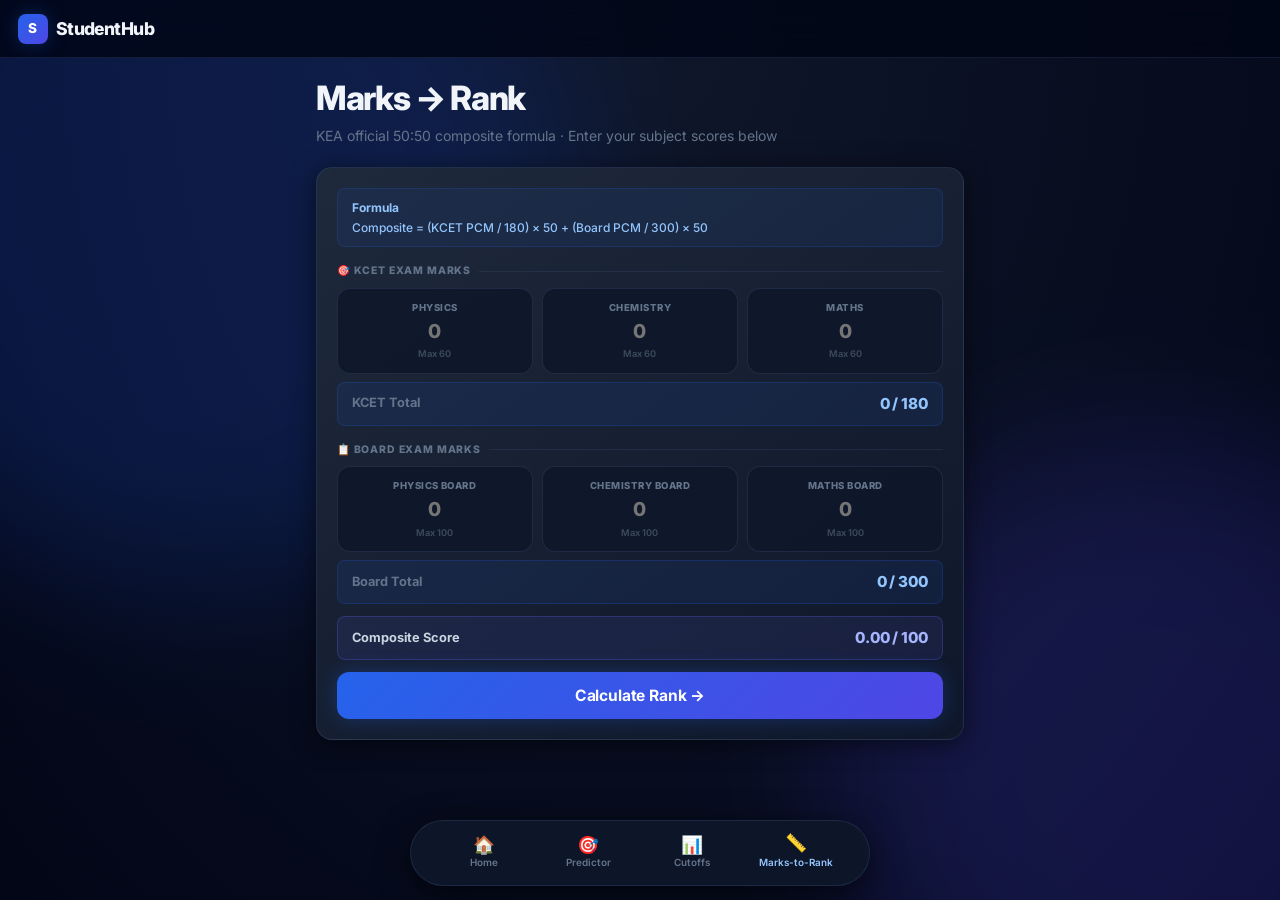
<file: marks-to-rank.html>
<!DOCTYPE html>
<html lang="en">
<head>
    <meta charset="UTF-8">
  <meta name="viewport" content="width=device-width, initial-scale=1.0">
  <title>KCET Marks to Rank Predictor 2026 | StudentHub</title>
  <meta name="description" content="Free KCET 2026 marks to rank predictor using KEA's official 50:50 composite formula. Precise rank from your KCET PCM and board PCM scores.">
  <link rel="canonical" href="https://student-toolkit-2026.vercel.app/marks-to-rank.html">
  <meta property="og:title" content="KCET Marks to Rank Calculator 2026 | StudentHub">
  <meta property="og:description" content="Calculate your KCET rank based on board and KCET marks using the 50:50 composite formula.">
  <meta property="og:url" content="https://student-toolkit-2026.vercel.app/marks-to-rank.html">
  <meta property="og:type" content="website">
  <link href="https://fonts.googleapis.com/css2?family=Inter:wght@400;500;600;700;800&display=swap" rel="stylesheet">
  <link rel="stylesheet" href="style.css">
  <style>
    /* ── Subject card grid ── */
    .subject-section-label{
      font-size:.65rem;font-weight:800;text-transform:uppercase;letter-spacing:.08em;
      color:var(--text-3);margin:1rem 0 .5rem;display:flex;align-items:center;gap:8px;
    }
    .subject-section-label::after{content:'';flex:1;height:1px;background:rgba(99,130,190,.12);}

    .subject-grid{display:grid;grid-template-columns:repeat(3,1fr);gap:.6rem;margin-bottom:.4rem;}

    .subject-card{
      background:rgba(15,23,42,.85);border:1.5px solid var(--border);
      border-radius:13px;padding:.8rem .5rem .65rem;display:flex;flex-direction:column;
      align-items:center;gap:.3rem;transition:border-color .18s,box-shadow .18s;
    }
    .subject-card:focus-within{border-color:var(--primary);box-shadow:0 0 0 3px rgba(37,99,235,.18);}
    .subject-card.has-error{border-color:#ef4444;}

    .s-label{font-size:.6rem;font-weight:800;text-transform:uppercase;letter-spacing:.05em;
      color:var(--text-3);text-align:center;line-height:1.25;}
    .s-input{
      width:100%;border:none;background:transparent;color:var(--text-1);
      font-size:1.2rem;font-weight:800;font-family:inherit;text-align:center;outline:none;
      -moz-appearance:textfield;
      appearance:textfield;
    }
    .s-input::-webkit-inner-spin-button,.s-input::-webkit-outer-spin-button{-webkit-appearance:none;}
    .s-input.error{color:#ef4444;}
    .s-max{font-size:.58rem;font-weight:600;color:rgba(100,116,139,.55);}
    /* Live total bar */
    .total-bar{
      display:flex;align-items:center;justify-content:space-between;
      background:rgba(37,99,235,.09);border:1px solid rgba(37,99,235,.2);
      border-radius:var(--r-sm);padding:.55rem .9rem;margin:.5rem 0 .75rem;font-size:.8rem;
    }
    .total-bar .lbl{color:var(--text-3);font-weight:700;}
    .total-bar .val{color:var(--blue-200);font-weight:800;font-size:.95rem;letter-spacing:-.01em;}

    /* Result */
    .result-hero{text-align:center;padding:1.5rem 1rem 1rem;}
    .result-eyebrow{font-size:.65rem;font-weight:800;text-transform:uppercase;
      letter-spacing:.12em;color:var(--text-3);margin-bottom:.5rem;}
    .result-rank-num{font-size:clamp(2.8rem,10vw,4rem);font-weight:800;
      color:var(--blue-200);letter-spacing:-.04em;line-height:1;}
    .result-rank-num .tilde{font-size:55%;vertical-align:super;opacity:.6;margin-right:2px;}
    .result-subtitle{font-size:.75rem;color:var(--text-3);margin-top:.35rem;}
    .result-band{display:inline-block;margin-top:.65rem;padding:.4rem 1.1rem;
      border-radius:var(--r-full);font-size:.78rem;font-weight:700;}

    .score-pills{display:flex;gap:.5rem;flex-wrap:wrap;justify-content:center;margin:1rem 0 .5rem;}
    .score-pill{background:rgba(30,41,59,.8);border:1px solid var(--border);
      border-radius:var(--r-full);padding:5px 14px;font-size:.76rem;font-weight:600;color:var(--text-3);}
    .score-pill b{color:var(--text-1);}

    .composite-row{text-align:center;margin:.65rem 0 .9rem;}
    .composite-badge{display:inline-flex;align-items:baseline;gap:5px;
      background:var(--primary-g);color:white;padding:8px 20px;
      border-radius:var(--r-full);font-size:1.05rem;font-weight:800;box-shadow:var(--glow-blue);}
    .composite-badge small{font-size:.68rem;font-weight:600;opacity:.8;}

    .rank-meter{padding:0 1.1rem 1.1rem;}
    .rank-meter-bar{height:6px;background:rgba(100,116,139,.25);border-radius:99px;overflow:hidden;margin-top:5px;}
    .rank-meter-fill{height:100%;background:linear-gradient(90deg,var(--primary),#6366f1);
      border-radius:99px;transition:width .9s cubic-bezier(.34,1.56,.64,1);}

    .funnel-area{padding:.9rem 1.1rem 1.25rem;border-top:1px solid var(--border);text-align:center;}
    .funnel-area p{font-size:.82rem;color:var(--text-3);margin-bottom:.65rem;font-weight:500;}
    .btn-funnel{display:inline-block;background:var(--primary-g);color:white;
      padding:.8rem 1.5rem;border-radius:var(--r-md);font-weight:700;font-size:.9rem;
      text-decoration:none;box-shadow:var(--glow-blue);transition:transform .18s,box-shadow .18s;}
    .btn-funnel:hover{transform:translateY(-2px);box-shadow:0 8px 28px rgba(37,99,235,.5);}

    @keyframes spin{to{transform:rotate(360deg);}}
    .spinner{width:14px;height:14px;border:2px solid rgba(255,255,255,.25);
      border-top-color:white;border-radius:50%;animation:spin .65s linear infinite;
      display:inline-block;vertical-align:middle;margin-right:4px;}

    #result-panel{display:none;}
  </style>
</head>
<body>

<div class="ambient-bg">
  <div class="ambient-blob blob-1"></div>
  <div class="ambient-blob blob-2"></div>
</div>

<header>
  <a href="index.html" class="logo"><div class="logo-icon">S</div>StudentHub</a>
</header>

<div class="container">
  <h1>Marks → Rank</h1>
  <p class="subtitle">KEA official 50:50 composite formula · Enter your subject scores below</p>

  <!-- Input Card -->
  <div class="form-card" id="input-card">

    <!-- Formula info -->
    <div style="background:rgba(37,99,235,.08);border:1px solid rgba(37,99,235,.18);border-radius:var(--r-sm);padding:.6rem .85rem;font-size:.75rem;color:var(--blue-200);font-weight:500;margin-bottom:.85rem;line-height:1.5;">
      <strong style="display:block;margin-bottom:2px;">Formula</strong>
      Composite = (KCET PCM / 180) × 50 + (Board PCM / 300) × 50
    </div>

    <!-- KCET Marks row -->
    <div class="subject-section-label">🎯 KCET Exam Marks</div>
    <div class="subject-grid">
      <div class="subject-card" id="card-kPhy">
        <div class="s-label">Physics</div>
        <input type="number" id="kPhy" class="s-input" min="0" max="60" placeholder="0" inputmode="numeric" oninput="onInput()">
        <div class="s-max">Max 60</div>
      </div>
      <div class="subject-card" id="card-kChe">
        <div class="s-label">Chemistry</div>
        <input type="number" id="kChe" class="s-input" min="0" max="60" placeholder="0" inputmode="numeric" oninput="onInput()">
        <div class="s-max">Max 60</div>
      </div>
      <div class="subject-card" id="card-kMat">
        <div class="s-label">Maths</div>
        <input type="number" id="kMat" class="s-input" min="0" max="60" placeholder="0" inputmode="numeric" oninput="onInput()">
        <div class="s-max">Max 60</div>
      </div>
    </div>
    <div class="total-bar">
      <span class="lbl">KCET Total</span>
      <span class="val"><span id="kcet-total">0</span> / 180</span>
    </div>

    <!-- Board Marks row -->
    <div class="subject-section-label">📋 Board Exam Marks</div>
    <div class="subject-grid">
      <div class="subject-card" id="card-bPhy">
        <div class="s-label">Physics Board</div>
        <input type="number" id="bPhy" class="s-input" min="0" max="100" placeholder="0" inputmode="numeric" oninput="onInput()">
        <div class="s-max">Max 100</div>
      </div>
      <div class="subject-card" id="card-bChe">
        <div class="s-label">Chemistry Board</div>
        <input type="number" id="bChe" class="s-input" min="0" max="100" placeholder="0" inputmode="numeric" oninput="onInput()">
        <div class="s-max">Max 100</div>
      </div>
      <div class="subject-card" id="card-bMat">
        <div class="s-label">Maths Board</div>
        <input type="number" id="bMat" class="s-input" min="0" max="100" placeholder="0" inputmode="numeric" oninput="onInput()">
        <div class="s-max">Max 100</div>
      </div>
    </div>
    <div class="total-bar">
      <span class="lbl">Board Total</span>
      <span class="val"><span id="board-total">0</span> / 300</span>
    </div>

    <!-- Composite live preview -->
    <div class="total-bar" style="background:rgba(99,102,241,.1);border-color:rgba(99,102,241,.25);">
      <span class="lbl" style="color:var(--text-2);">Composite Score</span>
      <span class="val" style="color:#a5b4fc;"><span id="composite-live">0.00</span> / 100</span>
    </div>

    <button class="btn-primary" id="calc-btn" onclick="calculate()" style="width:100%;margin-top:.3rem;">Calculate Rank →</button>
  </div>

  <!-- Result Panel -->
  <div id="result-panel">
    <div class="form-card" style="padding:0;overflow:hidden;">
      <div class="result-hero">
        <div class="result-eyebrow">Estimated KCET Rank</div>
        <div class="result-rank-num"><span class="tilde">~</span><span id="res-rank">0</span></div>
        <div class="result-subtitle">Single interpolated estimate · Not a range</div>
        <div class="result-band" id="res-band"></div>
      </div>
      <div class="score-pills">
        <div class="score-pill">KCET: <b id="res-kcet">0</b>/180</div>
        <div class="score-pill">Board: <b id="res-board">0</b>/300</div>
      </div>
      <div class="composite-row">
        <div style="font-size:.66rem;font-weight:700;text-transform:uppercase;letter-spacing:.07em;color:var(--text-3);margin-bottom:5px;">Composite Score</div>
        <div class="composite-badge">
          <small>Score</small><span id="res-composite">0.00</span><small>/ 100</small>
        </div>
      </div>
      <div class="rank-meter">
        <div style="display:flex;justify-content:space-between;font-size:.65rem;font-weight:600;color:var(--text-3);margin-bottom:4px;">
          <span>Rank 1</span><span>1,20,000+</span>
        </div>
        <div class="rank-meter-bar"><div class="rank-meter-fill" id="res-meter" style="width:0%"></div></div>
      </div>
      <div class="disclaimer" style="margin:0 1.1rem 1rem;">
        âš ï¸ Estimate based on historical trends. Actual rank depends on competition, paper difficulty &amp; KEA normalization.
      </div>
      <div class="funnel-area">
        <p>Find colleges that match your estimated rank</p>
        <a id="funnel-btn" href="predictor.html" class="btn-funnel">🎯 Find Colleges for this Rank</a>
      </div>
    </div>
    <div style="margin-top:.75rem;text-align:center;">
      <button onclick="resetAll()" style="background:none;border:none;color:var(--text-3);font-size:.82rem;font-weight:600;cursor:pointer;font-family:inherit;text-decoration:underline;">â† Calculate Again</button>
    </div>
  </div>

</div>

<!-- Bottom Nav -->
<div class="bottom-nav-container">
  <nav class="bottom-nav">
    <a href="index.html" class="nav-item"><span class="nav-icon">🏠</span>Home</a>
    <a href="predictor.html" class="nav-item"><span class="nav-icon">🎯</span>Predictor</a>
    <a href="cutoffs.html" class="nav-item"><span class="nav-icon">📊</span>Cutoffs</a>
    <a href="marks-to-rank.html" class="nav-item active"><span class="nav-icon">📏</span>Marks-to-Rank</a>
  </nav>
</div>

<script>
/* ── Rank engine ── */
const BANDS=[
  {min:95,max:100,rMin:1,rMax:500},{min:90,max:95,rMin:500,rMax:1500},
  {min:85,max:90,rMin:1500,rMax:3000},{min:80,max:85,rMin:3000,rMax:6000},
  {min:75,max:80,rMin:6000,rMax:10000},{min:70,max:75,rMin:10000,rMax:18000},
  {min:65,max:70,rMin:18000,rMax:30000},{min:60,max:65,rMin:30000,rMax:45000},
  {min:55,max:60,rMin:45000,rMax:65000},{min:50,max:55,rMin:65000,rMax:90000},
  {min:45,max:50,rMin:90000,rMax:120000},
];
function interpolateRank(s){
  if(s>=100)return 1;
  for(const b of BANDS){if(s>=b.min&&s<b.max){const bw=b.max-b.min;return b.rMin+Math.floor(((b.max-s)/bw)*(b.rMax-b.rMin));}}
  return 120000+Math.floor((45-s)*6000);
}
function calcComposite(kcet,board){return((board/300)*50)+((kcet/180)*50);}
function getBand(r){
  if(r<=1000) return{label:'🏆 Top 1,000 — Elite',bg:'rgba(34,197,94,.2)',color:'#22c55e'};
  if(r<=5000) return{label:'⭐ Top 5,000 — Excellent',bg:'rgba(37,99,235,.2)',color:'#93c5fd'};
  if(r<=15000)return{label:'✅ Top 15,000 — Good',bg:'rgba(139,92,246,.2)',color:'#c4b5fd'};
  if(r<=40000)return{label:'📊 Top 40,000 — Average',bg:'rgba(245,158,11,.15)',color:'#fbbf24'};
  if(r<=80000)return{label:'📈 Top 80,000 — Below Avg',bg:'rgba(249,115,22,.15)',color:'#fb923c'};
  return{label:'🔄 Consider other options',bg:'rgba(239,68,68,.15)',color:'#f87171'};
}

/* ── Live update ── */
function getVal(id){return Math.max(0,parseFloat(document.getElementById(id).value)||0);}

function onInput(){
  const kTotal=getVal('kPhy')+getVal('kChe')+getVal('kMat');
  const bTotal=getVal('bPhy')+getVal('bChe')+getVal('bMat');
  document.getElementById('kcet-total').textContent=kTotal;
  document.getElementById('board-total').textContent=bTotal;
  const comp=calcComposite(kTotal,bTotal);
  document.getElementById('composite-live').textContent=comp.toFixed(2);
}

/* ── Validation ── */
function validate(){
  const fields=[
    {id:'kPhy',max:60},{id:'kChe',max:60},{id:'kMat',max:60},
    {id:'bPhy',max:100},{id:'bChe',max:100},{id:'bMat',max:100},
  ];
  let ok=true;
  fields.forEach(f=>{
    const el=document.getElementById(f.id);
    const v=parseFloat(el.value);
    const bad=isNaN(v)||v<0||v>f.max;
    el.classList.toggle('error',bad);
    document.getElementById('card-'+f.id).classList.toggle('has-error',bad);
    if(bad)ok=false;
  });
  return ok;
}

/* ── Calculate ── */
function calculate(){
  if(!validate())return;
  const btn=document.getElementById('calc-btn');
  btn.disabled=true;btn.innerHTML='<span class="spinner"></span>Calculatingâ€¦';
  setTimeout(()=>{
    const kcet=getVal('kPhy')+getVal('kChe')+getVal('kMat');
    const board=getVal('bPhy')+getVal('bChe')+getVal('bMat');
    const comp=calcComposite(kcet,board),rank=interpolateRank(comp),band=getBand(rank);
    document.getElementById('res-rank').textContent=rank.toLocaleString('en-IN');
    document.getElementById('res-kcet').textContent=kcet;
    document.getElementById('res-board').textContent=board;
    document.getElementById('res-composite').textContent=comp.toFixed(2);
    const bEl=document.getElementById('res-band');
    bEl.textContent=band.label;bEl.style.background=band.bg;bEl.style.color=band.color;
    document.getElementById('res-meter').style.width=Math.min(100,Math.round((rank/130000)*100))+'%';
    document.getElementById('funnel-btn').href=`predictor.html?rank=${rank}`;
    btn.disabled=false;btn.innerHTML='Calculate Rank →';
    document.getElementById('input-card').style.display='none';
    document.getElementById('result-panel').style.display='block';
    window.scrollTo({top:0,behavior:'smooth'});
  },500);
}

/* ── Reset ── */
function resetAll(){
  ['kPhy','kChe','kMat','bPhy','bChe','bMat'].forEach(id=>{
    document.getElementById(id).value='';
    document.getElementById(id).classList.remove('error');
    document.getElementById('card-'+id).classList.remove('has-error');
  });
  document.getElementById('kcet-total').textContent='0';
  document.getElementById('board-total').textContent='0';
  document.getElementById('composite-live').textContent='0.00';
  document.getElementById('input-card').style.display='block';
  document.getElementById('result-panel').style.display='none';
}
</script>
</body>
</html>
</file>
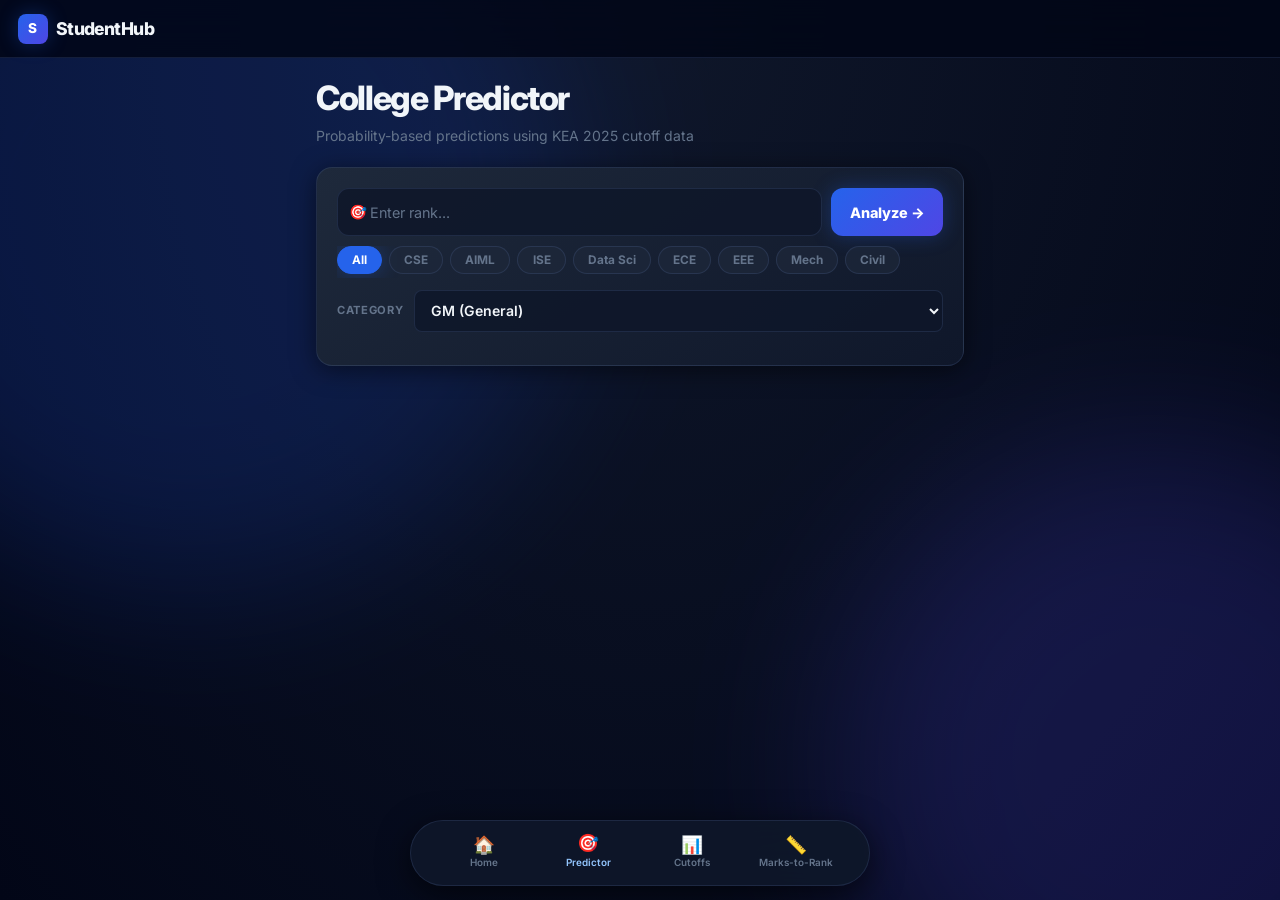
<file: predictor.html>
<!DOCTYPE html>
<html lang="en">
<head>
    <meta charset="UTF-8">
  <meta name="viewport" content="width=device-width, initial-scale=1.0">
  <title>KCET College Predictor 2026 | StudentHub</title>
  <meta name="description" content="Free KCET 2026 college predictor using KEA 2025 data. Probability-based Safe, Target and Dream predictions for CSE, AIML, ECE.">
  <link rel="canonical" href="https://student-toolkit-2026.vercel.app/predictor.html">
  <meta property="og:title" content="KCET College Predictor 2026 | StudentHub">
  <meta property="og:description" content="Free KCET 2026 college predictor. Instant results.">
  <meta property="og:url" content="https://student-toolkit-2026.vercel.app/predictor.html">
  <meta property="og:type" content="website">
  <script type="application/ld+json">{"@context":"https://schema.org","@type":"WebApplication","name":"KCET College Predictor 2026","url":"https://student-toolkit-2026.vercel.app/predictor.html","description":"Predict your KCET 2026 college based on KEA 2025 cutoff data"}</script>
  <link href="https://fonts.googleapis.com/css2?family=Inter:wght@400;500;600;700;800&display=swap" rel="stylesheet">
  <link rel="stylesheet" href="style.css">
  <style>
    /* ── Filter tabs row (branch) ── */
    .branch-tab-row {
      display:flex;overflow-x:auto;gap:7px;
      padding:0 0 4px;margin:.5rem 0 .75rem;
      -webkit-overflow-scrolling:touch;scrollbar-width:none;
    }
    .branch-tab-row::-webkit-scrollbar{display:none;}
    .btab{
      flex:0 0 auto;padding:.36rem .88rem;border-radius:var(--r-full);
      background:rgba(30,41,59,.7);border:1px solid var(--border);
      font-size:.74rem;font-weight:700;color:var(--text-3);
      cursor:pointer;transition:var(--transition);font-family:inherit;
    }
    .btab.active{background:var(--primary);color:white;border-color:var(--primary);box-shadow:var(--glow-blue);}
    .btab:hover:not(.active){background:rgba(37,99,235,.15);color:var(--blue-200);}

    /* ── Rank input row ── */
    .rank-row{display:flex;gap:.55rem;align-items:stretch;margin-bottom:.65rem;}
    .rank-row .rank-wrap{flex:1;position:relative;}
    .rank-row .rank-icon{position:absolute;left:.75rem;top:50%;transform:translateY(-50%);font-size:.9rem;pointer-events:none;}
    #rank{
      width:100%;padding:.8rem .75rem .8rem 2rem;
      border:1.5px solid var(--border);border-radius:var(--r-md);
      background:rgba(15,23,42,.85);color:var(--text-1);
      font-size:1.05rem;font-weight:700;font-family:inherit;
      transition:border-color .18s,box-shadow .18s;
    }
    #rank::placeholder{color:var(--text-3);font-weight:400;font-size:.9rem;}
    #rank:focus{outline:none;border-color:var(--primary);box-shadow:0 0 0 3px rgba(37,99,235,.2);}
    #rank.error{border-color:#ef4444;box-shadow:0 0 0 3px rgba(239,68,68,.15);}
    .go-btn{
      background:var(--primary-g);color:white;border:none;border-radius:var(--r-md);
      padding:.8rem 1.15rem;font-weight:800;font-size:.9rem;font-family:inherit;
      cursor:pointer;box-shadow:var(--glow-blue);transition:transform .18s,box-shadow .18s;
      flex-shrink:0;white-space:nowrap;
    }
    .go-btn:hover{transform:translateY(-2px);box-shadow:0 8px 28px rgba(37,99,235,.5);}
    .go-btn:active{transform:scale(.97);}
    .go-btn:disabled{opacity:.5;transform:none;box-shadow:none;}

    /* ── Category select ── */
    .cat-row{display:flex;align-items:center;gap:.65rem;margin-bottom:.85rem;}
    .cat-row label{font-size:.7rem;font-weight:700;color:var(--text-3);
      text-transform:uppercase;letter-spacing:.06em;white-space:nowrap;flex-shrink:0;}
    #category{
      flex:1;padding:.65rem .75rem;border:1.5px solid var(--border);border-radius:var(--r-sm);
      background:rgba(15,23,42,.85);color:var(--text-1);font-size:.88rem;
      font-family:inherit;font-weight:600;cursor:pointer;
    }
    #category:focus{outline:none;border-color:var(--primary);}
    #category option{background:#1e293b;color:var(--text-1);}

    /* ── Result card (stock app style) ── */
    .result-card{
      background:linear-gradient(145deg,#1a2438,#0f1a2e);
      border:1px solid rgba(99,130,190,.14);
      border-radius:14px;padding:12px 13px;
      display:flex;justify-content:space-between;align-items:center;
      gap:.6rem;box-shadow:0 2px 10px rgba(0,0,0,.4);
      animation:card-in .25s var(--ease) both;
      transition:transform .2s,box-shadow .2s,border-color .2s;
      cursor:default;margin-bottom:.45rem;
    }
    .result-card:hover{transform:translateY(-2px);box-shadow:0 6px 20px rgba(0,0,0,.5);border-color:rgba(99,130,190,.3);}
    .result-card.best{border:1.5px solid rgba(37,99,235,.5);background:linear-gradient(145deg,#1a2d4d,#0c1a38);}
    @keyframes card-in{from{opacity:0;transform:translateY(8px);}to{opacity:1;transform:translateY(0);}}

    .college-info{flex:1;min-width:0;}
    .college-info h3{font-size:.875rem;font-weight:700;color:var(--text-1);
      line-height:1.25;margin-bottom:3px;overflow:hidden;text-overflow:ellipsis;white-space:nowrap;}
    .college-info .meta{font-size:.7rem;color:var(--text-3);font-weight:500;}

    .best-label{display:inline-block;font-size:.6rem;font-weight:800;
      color:var(--blue-200);background:rgba(37,99,235,.2);
      padding:2px 7px;border-radius:4px;margin-bottom:4px;letter-spacing:.06em;}
    .tier-badge{display:inline-block;font-size:.62rem;font-weight:700;
      padding:2px 7px;border-radius:4px;
      background:rgba(100,116,139,.15);color:var(--text-3);
      border:1px solid rgba(99,130,190,.12);margin-bottom:4px;}

    /* right-side metrics */
    .card-right{display:flex;flex-direction:column;align-items:flex-end;gap:5px;flex-shrink:0;}
    .cutoff-num{font-size:.78rem;font-weight:700;color:var(--text-2);letter-spacing:-.01em;}
    .cutoff-lbl{font-size:.6rem;color:var(--text-3);font-weight:600;text-transform:uppercase;letter-spacing:.05em;}
    .badge{
      display:inline-flex;flex-direction:column;align-items:center;
      padding:5px 10px;border-radius:20px;
      font-size:.68rem;font-weight:800;text-transform:uppercase;
      white-space:nowrap;flex-shrink:0;gap:1px;letter-spacing:.04em;
      min-width:56px;text-align:center;
    }
    .badge .pct{font-size:.82rem;font-weight:800;text-transform:none;letter-spacing:-.01em;}
    .safe    {background:rgba(34,197,94,.14); color:#22c55e; border:1px solid rgba(34,197,94,.3);}
    .target  {background:rgba(245,158,11,.14);color:#f59e0b; border:1px solid rgba(245,158,11,.3);}
    .moderate{background:rgba(245,158,11,.14);color:#f59e0b; border:1px solid rgba(245,158,11,.3);}
    .dream   {background:rgba(239,68,68,.14); color:#ef4444; border:1px solid rgba(239,68,68,.3);}

    .bookmark-btn{background:none;border:none;cursor:pointer;font-size:.95rem;
      padding:3px;color:var(--text-3);transition:color .18s,transform .18s;flex-shrink:0;}
    .bookmark-btn:hover{color:#f59e0b;transform:scale(1.2);}
    .bookmark-btn.saved{color:#f59e0b;}

    /* cutoff bar */
    .cutoff-bar-wrap{margin-top:5px;}
    .cutoff-bar-track{height:3px;background:rgba(100,116,139,.2);border-radius:99px;overflow:hidden;margin-top:3px;}
    .cutoff-bar-fill{height:100%;border-radius:99px;transition:width .6s var(--ease);}
    .cutoff-bar-labels{display:flex;justify-content:space-between;font-size:.6rem;color:var(--text-3);font-weight:600;margin-top:2px;}

    /* section titles */
    .section-title{font-size:.7rem;font-weight:800;margin:14px 0 7px;
      text-transform:uppercase;letter-spacing:.07em;display:flex;align-items:center;gap:8px;}
    .section-title::after{content:'';flex:1;height:1px;background:rgba(99,130,190,.12);}
    .section-safe{color:#22c55e;}
    .section-target{color:#f59e0b;}
    .section-dream{color:#ef4444;}

    /* header + insight */
    .result-header{background:rgba(37,99,235,.1);border:1px solid rgba(37,99,235,.2);
      border-radius:var(--r-sm);padding:8px 12px;font-size:.8rem;margin-bottom:9px;
      font-weight:600;color:var(--blue-200);}
    .insight-box{background:rgba(37,99,235,.08);border:1px solid rgba(37,99,235,.15);
      padding:9px 12px;border-radius:var(--r-sm);font-size:.78rem;color:var(--blue-200);
      margin-bottom:10px;font-weight:500;line-height:1.55;}

    /* summary strip */
    .summary-strip{display:flex;gap:.45rem;margin-bottom:.75rem;}
    .summary-pill{flex:1;text-align:center;border-radius:var(--r-md);
      padding:.55rem .3rem;font-size:.68rem;font-weight:700;border:1px solid;}
    .summary-pill.safe    {background:rgba(34,197,94,.12);   color:#22c55e;border-color:rgba(34,197,94,.3);}
    .summary-pill.moderate{background:rgba(245,158,11,.12);  color:#f59e0b;border-color:rgba(245,158,11,.3);}
    .summary-pill.dream   {background:rgba(239,68,68,.12);   color:#ef4444;border-color:rgba(239,68,68,.3);}
    .summary-pill .count{display:block;font-size:1.1rem;font-weight:800;letter-spacing:-.02em;}

    /* loading */
    .loading-box{text-align:center;padding:2rem 1.25rem;background:linear-gradient(145deg,#1e293b,#0f172a);
      border:1px solid var(--border);border-radius:var(--r-lg);}
    .load-title{font-weight:700;font-size:.95rem;color:var(--text-1);margin-bottom:5px;}
    .load-sub{font-size:.78rem;color:var(--text-3);}
    .load-dots span{display:inline-block;width:8px;height:8px;background:var(--primary);
      border-radius:50%;margin:10px 3px 0;animation:dot-pulse .9s ease-in-out infinite;}
    .load-dots span:nth-child(2){animation-delay:.2s;}
    .load-dots span:nth-child(3){animation-delay:.4s;}
    @keyframes dot-pulse{0%,80%,100%{transform:scale(.65);opacity:.4;}40%{transform:scale(1);opacity:1;}}

    /* no results */
    .no-results{text-align:center;padding:2.5rem 1.25rem;color:var(--text-3);
      font-weight:600;background:linear-gradient(145deg,#1e293b,#0f172a);
      border-radius:var(--r-md);border:1px dashed rgba(99,130,190,.2);line-height:1.7;}

    .import-banner{background:rgba(37,99,235,.12);border:1px solid rgba(37,99,235,.28);
      border-radius:var(--r-md);padding:.65rem .9rem;margin-bottom:.75rem;
      font-size:.8rem;color:var(--blue-200);font-weight:600;
      display:flex;align-items:center;gap:8px;}
    .disclaimer{background:rgba(245,158,11,.08);border:1px solid rgba(245,158,11,.22);
      border-radius:var(--r-sm);padding:.75rem .9rem;font-size:.73rem;
      color:#f59e0b;font-weight:500;line-height:1.55;margin-top:.75rem;}
    .cta-bottom{text-align:center;font-size:.8rem;color:var(--text-3);
      margin-top:1rem;padding-top:.85rem;border-top:1px dashed rgba(99,130,190,.15);}
    .cta-bottom a{color:var(--primary);font-weight:700;text-decoration:none;}

    @keyframes spin{to{transform:rotate(360deg);}}
    .spinner{width:14px;height:14px;border:2px solid rgba(255,255,255,.25);
      border-top-color:white;border-radius:50%;
      animation:spin .65s linear infinite;display:inline-block;vertical-align:middle;margin-right:4px;}
  </style>
</head>
<body>

<div class="ambient-bg">
  <div class="ambient-blob blob-1"></div>
  <div class="ambient-blob blob-2"></div>
</div>

<header>
  <a href="index.html" class="logo">
    <div class="logo-icon">S</div>
    StudentHub
  </a>
</header>

<div class="container">
  <h1>College Predictor</h1>
  <p class="subtitle">Probability-based predictions using KEA 2025 cutoff data</p>

  <!-- Input Card -->
  <div class="form-card" id="form-card">
    <!-- Rank row -->
    <div class="rank-row">
      <div class="rank-wrap">
        <span class="rank-icon">🎯</span>
        <input type="number" id="rank" placeholder="Enter rank..." min="1" max="300000" inputmode="numeric">
      </div>
      <button class="go-btn" id="predictBtn" onclick="runPrediction()">Analyze →</button>
    </div>

    <!-- Branch tabs -->
    <div class="branch-tab-row" id="branchTabs">
      <button class="btab active" onclick="setBranch('ALL',this)">All</button>
      <button class="btab" onclick="setBranch('CSE',this)">CSE</button>
      <button class="btab" onclick="setBranch('AIML',this)">AIML</button>
      <button class="btab" onclick="setBranch('ISE',this)">ISE</button>
      <button class="btab" onclick="setBranch('DS',this)">Data Sci</button>
      <button class="btab" onclick="setBranch('ECE',this)">ECE</button>
      <button class="btab" onclick="setBranch('EEE',this)">EEE</button>
      <button class="btab" onclick="setBranch('ME',this)">Mech</button>
      <button class="btab" onclick="setBranch('CV',this)">Civil</button>
    </div>

    <!-- Category -->
    <div class="cat-row">
      <label for="category">Category</label>
      <select id="category">
        <option value="GM" selected>GM (General)</option>
        <option value="1G">Category 1 (1G)</option>
        <option value="2A">OBC 2A</option>
        <option value="2B">OBC 2B</option>
        <option value="3A">OBC 3A</option>
        <option value="3B">OBC 3B</option>
        <option value="SC">SC</option>
        <option value="ST">ST</option>
      </select>
    </div>
  </div>

  <!-- Loading -->
  <div id="loading" style="display:none;margin-top:1rem;">
    <div class="loading-box">
      <div class="load-title">Analyzing your chances…</div>
      <div class="load-sub">Matching cutoffs • Calculating probabilities</div>
      <div class="load-dots"><span></span><span></span><span></span></div>
    </div>
  </div>

  <!-- Results injected here -->
  <div id="results-container"></div>
</div>

<!-- Bottom Nav -->
<div class="bottom-nav-container">
  <nav class="bottom-nav">
    <a href="index.html" class="nav-item"><span class="nav-icon">🏠</span>Home</a>
    <a href="predictor.html" class="nav-item active"><span class="nav-icon">🎯</span>Predictor</a>
    <a href="cutoffs.html" class="nav-item"><span class="nav-icon">📊</span>Cutoffs</a>
    <a href="marks-to-rank.html" class="nav-item"><span class="nav-icon">📏</span>Marks-to-Rank</a>
  </nav>
</div>

<script src="final_colleges.js"></script>
<script>
  /* ── Selected branch ── */
  let selectedBranch = 'ALL';
  function setBranch(val, el) {
    selectedBranch = val;
    document.querySelectorAll('.btab').forEach(b => b.classList.remove('active'));
    el.classList.add('active');
  }

  /* ── Auto-set branch from URL ── */
  (function() {
    const p = new URLSearchParams(window.location.search).get('branch');
    if (p) {
      selectedBranch = p.toUpperCase();
      document.querySelectorAll('.btab').forEach(b => {
        if (b.textContent.trim() === selectedBranch ||
            b.getAttribute('onclick').includes(`'${selectedBranch}'`)) {
          b.classList.add('active');
        } else {
          b.classList.remove('active');
        }
      });
    }
  })();

  /* ── Probability engine ── */
  const bookmarks = new Set();

  function calcProbability(rank, cutoff) {
    if (!cutoff || cutoff <= 0) return 0;
    const ratio = rank / cutoff;
    let chance;
    if (ratio <= 1) {
      chance = 95 - (ratio * 45);   // range ~50% to 95%
    } else {
      chance = Math.max(10, 50 - ((ratio - 1) * 60));  // sharp drop
    }
    // Clamp between 10 and 95
    return Math.min(95, Math.max(10, Math.round(chance)));
  }

  /* ── Compute tier from minimum GM cutoff of the college (done at runtime) ── */
  function computeTier(collegeName) {
    const collegeEntries = collegeData.filter(c => c.name === collegeName && c.cutoff > 0);
    if (collegeEntries.length === 0) return { tier: 5, tierLabel: '📍 Tier 5' };
    const minCutoff = Math.min(...collegeEntries.map(c => c.cutoff));
    if (minCutoff < 5000)            return { tier: 1, tierLabel: '🏆 Tier 1' };
    if (minCutoff < 15000)           return { tier: 2, tierLabel: '⭐ Tier 2' };
    if (minCutoff < 30000)           return { tier: 3, tierLabel: '✅ Tier 3' };
    if (minCutoff < 60000)           return { tier: 4, tierLabel: '📊 Tier 4' };
    return                           { tier: 5, tierLabel: '📍 Tier 5' };
  }

  function getCat(chance) {
    if (chance >= 70) return { label:'SAFE',     css:'safe'     };
    if (chance >= 40) return { label:'MODERATE', css:'moderate' };
    return                   { label:'DREAM',    css:'dream'    };
  }

  /* ── Cutoff bar ── */
  function cutoffBar(rank, cutoff, css) {
    const pct = Math.min(100, Math.round((rank / cutoff) * 100));
    const cols = { safe:'#22c55e', target:'#f59e0b', moderate:'#f59e0b', dream:'#ef4444' };
    return `<div class="cutoff-bar-wrap">
      <div class="cutoff-bar-track">
        <div class="cutoff-bar-fill" style="width:${pct}%;background:${cols[css]||'#94a3b8'}"></div>
      </div>
      <div class="cutoff-bar-labels">
        <span>Rank ${rank.toLocaleString('en-IN')}</span>
        <span>Cutoff ${cutoff.toLocaleString('en-IN')}</span>
      </div>
    </div>`;
  }

  /* ── Render card ── */
  function renderCard(item, isBest, rank) {
    const bkSaved = bookmarks.has(item.name + item.branch) ? 'saved' : '';
    return `
      <div class="result-card ${isBest ? 'best' : ''}">
        <div class="college-info">
          ${isBest ? '<div class="best-label">⭐ BEST MATCH</div>' : ''}
          <div class="tier-badge">${item.tierLabel || '📍 College'}</div>
          <h3>${item.name}</h3>
          <div class="meta">${item.branch}</div>
          ${cutoffBar(rank, item.categoryCutoff, item.css)}
        </div>
        <div class="card-right">
          <div>
            <div class="cutoff-num">${item.categoryCutoff.toLocaleString('en-IN')}</div>
            <div class="cutoff-lbl">Cutoff</div>
          </div>
          <div class="badge ${item.css}">
            <span class="pct">${item.chance}%</span>
            <span>${item.label}</span>
          </div>
          <button class="bookmark-btn ${bkSaved}"
            onclick="toggleBookmark('${item.name}','${item.branch}',this)" title="Save">🔖</button>
        </div>
      </div>`;
  }

  function buildSection(title, cssClass, data, rank, isFirst) {
    if (!data.length) return '';
    return `<div class="section-title ${cssClass}">${title}</div>`
      + data.map((c, i) => renderCard(c, isFirst && i === 0, rank)).join('');
  }

  function renderResults(results, rank, branchLabel, catChoice) {
    const c = document.getElementById('results-container');
    if (!results.length) {
      c.innerHTML = `<div class="no-results">😔 No colleges found for rank <b>${rank.toLocaleString('en-IN')}</b>.<br><small>Try "All" branch or a different category.</small></div>`;
      return;
    }
    // Count by category for summary strip
    const safeAll     = results.filter(r => r.chance >= 70);
    const moderateAll = results.filter(r => r.chance >= 40 && r.chance < 70);
    const dreamAll    = results.filter(r => r.chance < 40);

    // Best pick = first in the sorted display order (moderate first)
    const best = results[0];

    let html = `
      <div class="summary-strip">
        <div class="summary-pill moderate"><span class="count">${moderateAll.length}</span>Moderate</div>
        <div class="summary-pill dream"><span class="count">${dreamAll.length}</span>Dream</div>
        <div class="summary-pill safe"><span class="count">${safeAll.length}</span>Safe</div>
      </div>
      <div class="result-header">
        🎯 Rank <b>${rank.toLocaleString('en-IN')}</b> &nbsp;•&nbsp; ${branchLabel} &nbsp;•&nbsp; ${catChoice}
      </div>
      <div class="insight-box">
        💡 Top result: <b>${best.name} (${best.branch})</b><br>
        Cutoff range: <b>${Math.round(best.categoryCutoff*0.9).toLocaleString('en-IN')} – ${best.categoryCutoff.toLocaleString('en-IN')}</b>
      </div>`;

    // Sorting: MODERATE first, DREAM second, SAFE last — ascending chance within each group
    const moderate = results.filter(r => r.chance >= 40 && r.chance < 70).sort((a,b) => a.chance - b.chance);
    const dream    = results.filter(r => r.chance < 40).sort((a,b) => a.chance - b.chance);
    const safe     = results.filter(r => r.chance >= 70).sort((a,b) => a.chance - b.chance);

    html += buildSection('🟡 MODERATE OPTIONS', 'section-target', moderate, rank, true);
    html += buildSection('🔴 DREAM OPTIONS',    'section-dream',  dream,    rank, false);
    html += buildSection('🟢 SAFE OPTIONS',     'section-safe',   safe,     rank, false);

    html += `
      <div class="disclaimer">⚠️ Probability estimates based on previous year data. Actual cutoffs may vary with 2026 seat matrix &amp; demand.</div>
      <div class="cta-bottom">📋 Explore cutoffs → <a href="cutoffs.html">Cutoffs Tab</a></div>`;

    c.innerHTML = html;
    setTimeout(() => c.scrollIntoView({ behavior:'smooth', block:'start' }), 100);
  }

  /* ── Main prediction ── */
  function runPrediction() {
    const rankEl   = document.getElementById('rank');
    const catEl    = document.getElementById('category');
    const c        = document.getElementById('results-container');
    const loading  = document.getElementById('loading');
    const btn      = document.getElementById('predictBtn');
    const rank     = parseInt(rankEl.value);
    const catChoice = catEl.value;

    if (!rank || rank <= 0 || rank > 300000) {
      rankEl.classList.add('error');
      c.innerHTML = `<div class="no-results">⚠️ Enter a valid KCET rank (1 – 3,00,000).</div>`;
      return;
    }
    rankEl.classList.remove('error');

    btn.disabled = true;
    btn.innerHTML = '<span class="spinner"></span>Analyzing…';
    c.innerHTML = ''; loading.style.display = 'block';

    const branchLabel = selectedBranch === 'ALL' ? 'All Branches' : selectedBranch;

    setTimeout(() => {
      // Build all scored results
      const allScored = collegeData
        .map(col => {
          let catCutoff = catChoice === 'GM' ? col.cutoff : (col[catChoice] || 0);
          if (!catCutoff || catCutoff <= 0) catCutoff = col.cutoff; // Fallback to GM if missing
          if (!catCutoff) return null;
          const branchOk = selectedBranch === 'ALL' || col.branch === selectedBranch;
          if (!branchOk) return null;
          const chance = calcProbability(rank, catCutoff);
          if (chance < 10) return null;          // filter out useless results
          const tierInfo = computeTier(col.name); // dynamic tier from GM CSE
          return { ...col, categoryCutoff: catCutoff, chance, tierLabel: tierInfo.tierLabel, ...getCat(chance) };
        })
        .filter(Boolean);

      // Sort: MODERATE first → DREAM → SAFE; ascending chance within each group
      const moderate = allScored.filter(r => r.chance >= 40 && r.chance < 70).sort((a,b) => a.chance - b.chance);
      const dream    = allScored.filter(r => r.chance < 40).sort((a,b) => a.chance - b.chance);
      const safe     = allScored.filter(r => r.chance >= 70).sort((a,b) => a.chance - b.chance);
      const sorted   = [...moderate, ...dream, ...safe].slice(0, 10);

      loading.style.display = 'none';
      renderResults(sorted, rank, branchLabel, catChoice);
      btn.disabled = false;
      btn.innerHTML = 'Analyze →';
    }, 1000);
  }

  /* ── Bookmarks ── */
  function toggleBookmark(name, branch, btn) {
    const key = name + branch;
    if (bookmarks.has(key)) { bookmarks.delete(key); btn.classList.remove('saved'); }
    else { bookmarks.add(key); btn.classList.add('saved'); }
  }

  /* ── URL params auto-fill ── */
  document.addEventListener('DOMContentLoaded', () => {
    document.getElementById('rank').addEventListener('keydown', e => {
      if (e.key === 'Enter') runPrediction();
    });
    const params = new URLSearchParams(window.location.search);
    const urlRank = params.get('rank');
    if (urlRank && !isNaN(parseInt(urlRank))) {
      document.getElementById('rank').value = parseInt(urlRank);
      const banner = document.createElement('div');
      banner.className = 'import-banner';
      banner.innerHTML = `🔢 Rank <strong>~${parseInt(urlRank).toLocaleString('en-IN')}</strong> imported from Marks → Rank tool`;
      const fc = document.getElementById('form-card');
      fc.insertBefore(banner, fc.firstChild);
      setTimeout(() => runPrediction(), 350);
    }
  });
</script>
</body>
</html>
</file>
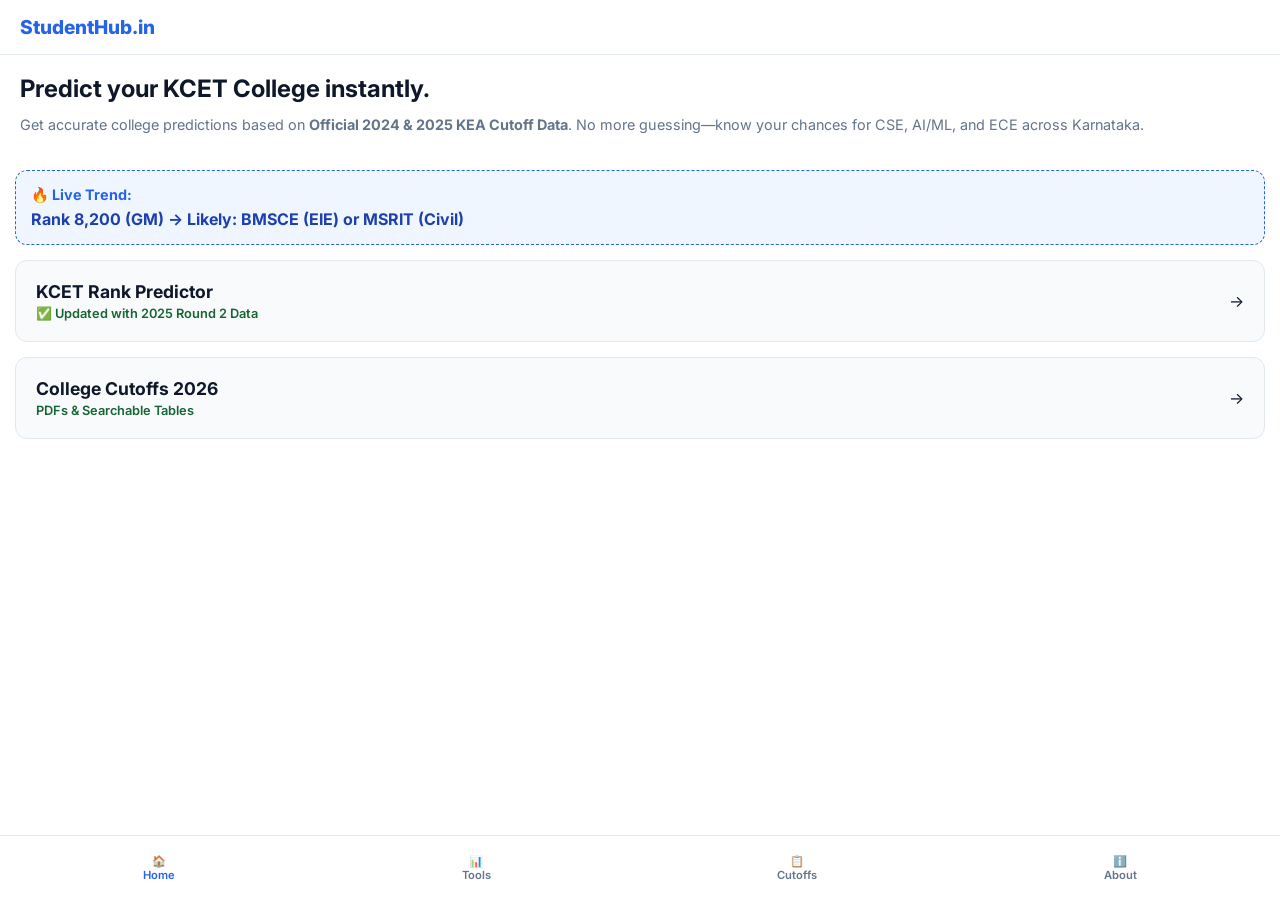
<file: ui.html>
<!DOCTYPE html>
<html lang="en">
<head>
    <meta charset="UTF-8">
    <meta name="viewport" content="width=device-width, initial-scale=1.0, maximum-scale=1.0, user-scalable=no">
    <title>StudentHub | KCET Predictor & College Cutoffs 2026</title>
    <link href="https://fonts.googleapis.com/css2?family=Inter:wght@400;600;700;800&display=swap" rel="stylesheet">
    <style>
        :root {
            --primary: #2563eb;
            --bg: #ffffff;
            --surface: #f8fafc;
            --text: #0f172a;
            --text-light: #64748b;
            --accent: #f59e0b; /* For hooks/alerts */
        }

        * { box-sizing: border-box; margin: 0; padding: 0; -webkit-tap-highlight-color: transparent; }

        body {
            font-family: 'Inter', sans-serif;
            background-color: var(--bg);
            color: var(--text);
            padding-bottom: 80px;
        }

        header {
            padding: 15px 20px;
            background: white;
            position: sticky;
            top: 0;
            z-index: 1000;
            display: flex;
            justify-content: space-between;
            align-items: center;
            border-bottom: 1px solid #e2e8f0;
        }

        .logo { font-weight: 800; color: var(--primary); font-size: 1.2rem; }

        /* The "Hook" Section (New) */
        .hook-box {
            background: #eff6ff;
            margin: 15px;
            padding: 15px;
            border-radius: 12px;
            border: 1px dashed var(--primary);
        }

        .hook-box h4 { font-size: 0.9rem; color: var(--primary); margin-bottom: 5px; }
        .hook-result { font-weight: 700; font-size: 1rem; color: #1e40af; }

        /* SEO Content Block (New) */
        .seo-intro { padding: 20px; }
        .seo-intro h1 { font-size: 1.5rem; margin-bottom: 10px; line-height: 1.2; }
        .seo-intro p { font-size: 0.9rem; color: var(--text-light); line-height: 1.5; }

        .main-content { padding: 0 15px; }

        .tool-card {
            background: var(--surface);
            border-radius: 12px;
            padding: 20px;
            margin-bottom: 15px;
            display: flex;
            align-items: center;
            justify-content: space-between;
            text-decoration: none;
            color: inherit;
            border: 1px solid #e2e8f0;
        }

        .tool-info h3 { font-size: 1.1rem; margin-bottom: 4px; }
        .tool-info p { font-size: 0.8rem; color: #166534; font-weight: 600; } /* Trust signal color */

        /* Updated Bottom Nav */
        .bottom-nav {
            position: fixed; bottom: 0; width: 100%; height: 65px;
            background: white; display: flex; justify-content: space-around;
            align-items: center; border-top: 1px solid #e2e8f0; z-index: 1001;
        }

        .nav-item {
            display: flex; flex-direction: column; align-items: center;
            text-decoration: none; color: var(--text-light); font-size: 0.7rem; font-weight: 600;
        }

        .nav-item.active { color: var(--primary); }
    </style>
</head>
<body>

<header>
    <div class="logo">StudentHub.in</div>
</header>

<section class="seo-intro">
    <h1>Predict your KCET College instantly.</h1>
    <p>Get accurate college predictions based on <b>Official 2024 & 2025 KEA Cutoff Data</b>. No more guessing—know your chances for CSE, AI/ML, and ECE across Karnataka.</p>
</section>

<div class="hook-box">
    <h4>🔥 Live Trend:</h4>
    <div class="hook-result">Rank 8,200 (GM) → Likely: BMSCE (EIE) or MSRIT (Civil)</div>
</div>

<div class="main-content">
    <a href="/predictor" class="tool-card">
        <div class="tool-info">
            <h3>KCET Rank Predictor</h3>
            <p>✅ Updated with 2025 Round 2 Data</p>
        </div>
        <span>→</span>
    </a>

    <a href="/cutoffs" class="tool-card">
        <div class="tool-info">
            <h3>College Cutoffs 2026</h3>
            <p>PDFs & Searchable Tables</p>
        </div>
        <span>→</span>
    </a>
</div>

<nav class="bottom-nav">
    <a href="/" class="nav-item active"><span>🏠</span><span>Home</span></a>
    <a href="/tools" class="nav-item"><span>📊</span><span>Tools</span></a>
    <a href="/cutoffs" class="nav-item"><span>📋</span><span>Cutoffs</span></a>
    <a href="/about" class="nav-item"><span>ℹ️</span><span>About</span></a>
</nav>

</body>
</html>
</file>
<file: style.css>
/* ═══ TOKENS ═══ */
:root {
  --bg-1: #020617;
  --bg-2: #0f172a;
  --bg-3: #1e293b;
  --card:  linear-gradient(145deg,#1e293b,#0f172a);
  --card2: linear-gradient(145deg,#162032,#0c1628);
  --border: rgba(99,130,190,.18);
  --border2: rgba(99,130,190,.10);

  --primary: #2563eb;
  --primary-g: linear-gradient(135deg,#2563eb,#4f46e5);
  --primary-glow: rgba(37,99,235,.35);
  --blue-200: #93c5fd;
  --blue-50: rgba(37,99,235,.12);

  --text-1: #f1f5f9;
  --text-2: #cbd5e1;
  --text-3: #64748b;
  --text-4: #94a3b8;

  --safe:         #22c55e;
  --safe-bg:      rgba(34,197,94,.14);
  --safe-border:  rgba(34,197,94,.3);
  --moderate:     #f59e0b;
  --moderate-bg:  rgba(245,158,11,.14);
  --moderate-border: rgba(245,158,11,.3);
  --dream:        #ef4444;
  --dream-bg:     rgba(239,68,68,.14);
  --dream-border: rgba(239,68,68,.3);

  --r-sm: 8px;
  --r-md: 12px;
  --r-lg: 16px;
  --r-xl: 20px;
  --r-full: 9999px;

  --radius-sm: var(--r-sm);
  --radius-md: var(--r-md);
  --radius-lg: var(--r-lg);
  --radius-full: var(--r-full);

  --shadow-sm: 0 2px 12px rgba(0,0,0,.4);
  --shadow-md: 0 4px 24px rgba(0,0,0,.5);
  --shadow-lg: 0 12px 40px rgba(0,0,0,.6);
  --glow-blue: 0 0 20px rgba(37,99,235,.3);
  --glow-green: 0 0 16px rgba(34,197,94,.25);

  --ease: cubic-bezier(.4,0,.2,1);
  --transition: all .2s var(--ease);

  /* legacy aliases */
  --text-main: var(--text-1);
  --text-muted: var(--text-3);
  --surface: var(--bg-3);
  --glass: rgba(30,41,59,.8);
  --glass-border: var(--border);
  --indigo-500: #6366f1;
  --indigo-600: #4f46e5;
  --blue-500: #3b82f6;
  --blue-600: #2563eb;
  --blue-700: #1d4ed8;
  --primary-light: var(--blue-50);
  --primary-hover: var(--blue-700);
  --accent: #f59e0b;
}

/* ═══ RESET ═══ */
*,*::before,*::after{box-sizing:border-box;margin:0;padding:0}
html{overflow-x:hidden}
body{
  font-family:'Inter',-apple-system,BlinkMacSystemFont,'Segoe UI',sans-serif;
  background: radial-gradient(ellipse at top, #0f172a 0%, #020617 100%);
  min-height: 100vh;
  color: var(--text-1);
  line-height: 1.6;
  -webkit-font-smoothing: antialiased;
  padding-bottom: 90px;
  overflow-x: hidden;
  max-width: 100vw;
}

/* ═══ AMBIENT BG ═══ */
.ambient-bg{position:fixed;inset:0;z-index:-1;overflow:hidden;
  background: radial-gradient(ellipse at top,#0f172a 0%,#020617 100%);}
.ambient-blob{position:absolute;border-radius:50%;filter:blur(80px);opacity:.2;
  animation:blob-float 22s ease-in-out infinite alternate;}
.blob-1{width:60vw;height:60vw;top:-20%;left:-15%;background:#1d4ed8;}
.blob-2{width:50vw;height:50vw;bottom:-20%;right:-15%;background:#4f46e5;animation-delay:-11s;}
@keyframes blob-float{0%{transform:translate(0,0) scale(1);}100%{transform:translate(4%,6%) scale(1.08);}}

/* ═══ HEADER ═══ */
header{
  position:sticky;top:0;z-index:200;
  padding:.85rem 1.1rem;
  background:rgba(2,6,23,.85);
  backdrop-filter:blur(20px);
  -webkit-backdrop-filter:blur(20px);
  border-bottom:1px solid var(--border);
  display:flex;align-items:center;justify-content:space-between;
}
.logo{display:flex;align-items:center;gap:.5rem;font-weight:800;font-size:1.1rem;
  color:var(--text-1);text-decoration:none;letter-spacing:-.03em;}
.logo-icon{width:30px;height:30px;background:var(--primary-g);color:white;
  font-size:.85rem;font-weight:800;border-radius:8px;
  display:flex;align-items:center;justify-content:center;
  box-shadow:var(--glow-blue);}

/* ═══ LAYOUT ═══ */
.container{max-width:680px;margin:0 auto;padding:1.25rem 1rem;width:100%;}

/* ═══ TYPOGRAPHY ═══ */
h1{font-size:clamp(1.4rem,5vw,2.1rem);font-weight:800;line-height:1.2;
  letter-spacing:-.04em;color:var(--text-1);margin-bottom:.4rem;word-break:break-word;}
h2{font-size:1.25rem;font-weight:700;color:var(--text-1);letter-spacing:-.025em;margin-bottom:.85rem;}
h3{font-size:.975rem;font-weight:700;color:var(--text-1);}
.subtitle{font-size:.875rem;color:var(--text-3);line-height:1.6;margin-bottom:1.25rem;}
.tagline{display:inline-block;font-size:.78rem;font-weight:700;color:var(--blue-200);
  background:var(--blue-50);padding:.25rem .75rem;border-radius:var(--r-full);
  border:1px solid rgba(37,99,235,.3);margin-bottom:.85rem;}

/* ═══ CARDS ═══ */
.info-card,.form-card,.data-card{
  background:var(--card);
  border:1px solid var(--border);
  border-radius:var(--r-lg);
  padding:1.25rem;
  box-shadow:var(--shadow-md);
  transition:var(--transition);
}
.info-card:hover,.data-card:hover{
  transform:translateY(-2px);
  box-shadow:var(--shadow-lg);
  border-color:rgba(99,130,190,.3);
}
.card-header{display:flex;align-items:center;gap:.65rem;margin-bottom:.65rem;}
.card-icon{width:34px;height:34px;background:var(--blue-50);border:1px solid rgba(37,99,235,.3);
  color:var(--blue-200);border-radius:9px;display:flex;align-items:center;
  justify-content:center;font-size:.95rem;flex-shrink:0;}
.grid-cards{display:grid;gap:.75rem;}

/* ═══ FORMS ═══ */
.input-group{display:flex;flex-direction:column;margin-bottom:.85rem;}
.input-group label{font-size:.7rem;font-weight:700;color:var(--text-3);
  text-transform:uppercase;letter-spacing:.06em;margin-bottom:.4rem;}
.input-group input,.input-group select{
  padding:.8rem .95rem;
  border:1.5px solid var(--border);
  border-radius:var(--r-sm);
  font-size:.975rem;font-family:inherit;
  background:rgba(15,23,42,.8);
  color:var(--text-1);
  transition:border-color .18s,box-shadow .18s;
  width:100%;
}
.input-group input::placeholder{color:var(--text-3);}
.input-group input:focus,.input-group select:focus{
  outline:none;border-color:var(--primary);
  box-shadow:0 0 0 3px rgba(37,99,235,.2);
}
.input-group select option{background:#1e293b;color:var(--text-1);}
.input-group input.error{border-color:#ef4444;background:rgba(239,68,68,.08);
  box-shadow:0 0 0 3px rgba(239,68,68,.15);}

/* ═══ BUTTONS ═══ */
.btn-primary{
  display:block;width:100%;
  padding:.9rem 1.25rem;
  background:var(--primary-g);
  color:white;border:none;
  border-radius:var(--r-md);
  font-weight:700;font-size:.975rem;font-family:inherit;
  cursor:pointer;
  box-shadow:var(--glow-blue);
  transition:transform .18s var(--ease),box-shadow .18s var(--ease);
  letter-spacing:-.01em;
}
.btn-primary:hover{transform:translateY(-2px);box-shadow:0 8px 30px rgba(37,99,235,.5);}
.btn-primary:active{transform:scale(.98);}
.btn-primary:disabled{opacity:.45;cursor:not-allowed;transform:none;box-shadow:none;}

.btn-outline{
  display:block;width:100%;
  padding:.8rem 1.25rem;
  background:rgba(37,99,235,.1);
  color:var(--blue-200);
  border:1.5px solid rgba(37,99,235,.35);
  border-radius:var(--r-md);
  font-weight:700;font-size:.9rem;font-family:inherit;
  cursor:pointer;text-align:center;text-decoration:none;
  transition:var(--transition);
}
.btn-outline:hover{background:rgba(37,99,235,.2);border-color:var(--primary);}

/* ═══ BADGES ═══ */
.badge{
  display:inline-flex;flex-direction:column;align-items:center;
  padding:5px 10px;border-radius:20px;
  font-size:.68rem;font-weight:800;text-transform:uppercase;
  white-space:nowrap;flex-shrink:0;gap:1px;letter-spacing:.04em;
}
.badge .pct{font-size:.8rem;font-weight:700;text-transform:none;letter-spacing:0;}
.safe    {background:var(--safe-bg);    color:var(--safe);    border:1px solid var(--safe-border);}
.moderate{background:var(--moderate-bg);color:var(--moderate);border:1px solid var(--moderate-border);}
.dream   {background:var(--dream-bg);   color:var(--dream);   border:1px solid var(--dream-border);}
.target  {background:var(--moderate-bg);color:var(--moderate);border:1px solid var(--moderate-border);}

/* ═══ RESULT CARDS (STOCK APP STYLE) ═══ */
.result-card{
  background:var(--card);
  border:1px solid var(--border2);
  border-radius:var(--r-md);
  padding:13px 14px;
  display:flex;justify-content:space-between;align-items:center;
  gap:.65rem;
  box-shadow:var(--shadow-sm);
  animation:card-in .25s var(--ease) both;
  transition:transform .2s,box-shadow .2s,border-color .2s;
  cursor:default;
  margin-bottom:.5rem;
}
.result-card:hover{transform:translateY(-2px);box-shadow:var(--shadow-md);border-color:var(--border);}
.result-card.best{border:1.5px solid rgba(37,99,235,.5);background:linear-gradient(145deg,#1a2d4d,#0f1f3d);}
@keyframes card-in{from{opacity:0;transform:translateY(8px);}to{opacity:1;transform:translateY(0);}}

.college-info{flex:1;min-width:0;}
.college-info h3{font-size:.9rem;font-weight:700;color:var(--text-1);line-height:1.25;margin-bottom:3px;overflow:hidden;text-overflow:ellipsis;white-space:nowrap;}
.college-info .meta{font-size:.72rem;color:var(--text-3);font-weight:500;}
.college-info .meta span{margin-right:8px;}

.best-label{display:inline-block;font-size:.63rem;font-weight:800;
  color:var(--blue-200);background:rgba(37,99,235,.2);
  padding:2px 7px;border-radius:4px;margin-bottom:4px;letter-spacing:.05em;}
.tier-badge{display:inline-block;font-size:.63rem;font-weight:700;
  padding:2px 7px;border-radius:4px;
  background:rgba(100,116,139,.18);color:var(--text-3);
  border:1px solid var(--border2);margin-bottom:5px;}

.bookmark-btn{background:none;border:none;cursor:pointer;font-size:1rem;
  padding:4px;color:var(--text-3);transition:color .18s,transform .18s;flex-shrink:0;}
.bookmark-btn:hover{color:#f59e0b;transform:scale(1.15);}
.bookmark-btn.saved{color:#f59e0b;}

/* ═══ SECTION GROUPS ═══ */
.section-title{font-size:.72rem;font-weight:800;margin:16px 0 8px;
  text-transform:uppercase;letter-spacing:.06em;display:flex;align-items:center;gap:8px;}
.section-title::after{content:'';flex:1;height:1px;background:var(--border2);}
.section-safe{color:var(--safe);}
.section-target{color:var(--moderate);}
.section-dream{color:var(--dream);}
.results-group-label{font-size:.68rem;font-weight:800;text-transform:uppercase;
  letter-spacing:.08em;color:var(--text-3);margin:1.1rem 0 .4rem;
  display:flex;align-items:center;gap:6px;}
.results-group-label::after{content:'';flex:1;height:1px;background:var(--border2);}

.no-results{text-align:center;padding:2.5rem 1.25rem;color:var(--text-3);
  font-weight:600;background:var(--card);border-radius:var(--r-md);
  border:1px dashed var(--border);line-height:1.7;}
.no-results small{font-size:.85rem;font-weight:400;}

/* ═══ CUTOFF BAR ═══ */
.cutoff-bar-wrap{margin-top:5px;}
.cutoff-bar-track{height:3px;background:rgba(100,116,139,.25);border-radius:99px;overflow:hidden;margin-top:4px;}
.cutoff-bar-fill{height:100%;border-radius:99px;transition:width .6s var(--ease);}
.cutoff-bar-labels{display:flex;justify-content:space-between;font-size:.62rem;color:var(--text-3);font-weight:600;margin-top:2px;}

/* ═══ RESULT HEADER / INSIGHT ═══ */
.result-header{background:rgba(37,99,235,.1);border:1px solid rgba(37,99,235,.2);
  border-radius:var(--r-sm);padding:9px 13px;font-size:.82rem;margin-bottom:10px;
  font-weight:600;color:var(--blue-200);}
.insight-box{background:rgba(37,99,235,.08);border:1px solid rgba(37,99,235,.18);
  padding:10px 13px;border-radius:var(--r-sm);font-size:.8rem;color:var(--blue-200);
  margin-bottom:12px;font-weight:500;line-height:1.55;}
.rank-range-tip{background:var(--blue-50);border:1px solid rgba(37,99,235,.25);
  border-radius:var(--r-sm);padding:.65rem .95rem;font-size:.82rem;
  color:var(--blue-200);font-weight:600;margin-bottom:.75rem;}

/* ═══ SUMMARY STRIP ═══ */
.summary-strip{display:flex;gap:.5rem;margin-bottom:.85rem;}
.summary-pill{flex:1;text-align:center;border-radius:var(--r-md);
  padding:.5rem .4rem;font-size:.72rem;font-weight:700;border:1px solid;}
.summary-pill.safe    {background:var(--safe-bg);    color:var(--safe);    border-color:var(--safe-border);}
.summary-pill.moderate{background:var(--moderate-bg);color:var(--moderate);border-color:var(--moderate-border);}
.summary-pill.dream   {background:var(--dream-bg);   color:var(--dream);   border-color:var(--dream-border);}
.summary-pill .count{display:block;font-size:1.15rem;font-weight:800;letter-spacing:-.02em;}

/* ═══ IMPORT BANNER ═══ */
.import-banner{background:rgba(37,99,235,.12);border:1px solid rgba(37,99,235,.28);
  border-radius:var(--r-md);padding:.7rem .95rem;margin-bottom:.85rem;
  font-size:.82rem;color:var(--blue-200);font-weight:600;
  display:flex;align-items:center;gap:8px;}

/* ═══ DISCLAIMER / CTA BOTTOM ═══ */
.disclaimer{background:rgba(245,158,11,.08);border:1px solid rgba(245,158,11,.25);
  border-radius:var(--r-sm);padding:.75rem .95rem;font-size:.75rem;
  color:var(--moderate);font-weight:500;line-height:1.55;margin-top:.85rem;}
.cta-bottom{text-align:center;font-size:.82rem;color:var(--text-3);
  margin-top:1.25rem;padding-top:1rem;border-top:1px dashed var(--border);}
.cta-bottom a{color:var(--primary);font-weight:700;text-decoration:none;}

/* ═══ LOADING ═══ */
.loading-box{text-align:center;padding:2rem 1.25rem;background:var(--card);
  border:1px solid var(--border);border-radius:var(--r-lg);}
.loading-box .load-title{font-weight:700;font-size:.95rem;color:var(--text-1);margin-bottom:5px;}
.loading-box .load-sub{font-size:.78rem;color:var(--text-3);}
.load-dots span{display:inline-block;width:8px;height:8px;background:var(--primary);
  border-radius:50%;margin:10px 3px 0;animation:dot-pulse .9s ease-in-out infinite;}
.load-dots span:nth-child(2){animation-delay:.2s;}
.load-dots span:nth-child(3){animation-delay:.4s;}
@keyframes dot-pulse{0%,80%,100%{transform:scale(.65);opacity:.4;}40%{transform:scale(1);opacity:1;}}

@keyframes spin{to{transform:rotate(360deg);}}
.spinner{width:16px;height:16px;border:2.5px solid rgba(255,255,255,.25);
  border-top-color:white;border-radius:50%;
  animation:spin .65s linear infinite;display:inline-block;vertical-align:middle;}

/* ═══ FILTER TABS (HSCROLL) ═══ */
.filter-tabs-scroll{
  display:flex;overflow-x:auto;gap:7px;
  padding:0 0 4px;margin-bottom:.85rem;
  -webkit-overflow-scrolling:touch;scrollbar-width:none;
}
.filter-tabs-scroll::-webkit-scrollbar{display:none;}
.filter-tab{
  flex:0 0 auto;white-space:nowrap;
  padding:.38rem .9rem;
  border-radius:var(--r-full);
  border:1px solid var(--border);
  background:rgba(30,41,59,.6);
  font-size:.76rem;font-weight:700;color:var(--text-3);
  cursor:pointer;transition:var(--transition);font-family:inherit;
}
.filter-tab.active,.filter-tab:hover{
  background:var(--primary);color:white;border-color:var(--primary);
  box-shadow:var(--glow-blue);
}

/* ═══ RANK RANGE TIP ═══ */
.results-header{font-size:.82rem;color:var(--text-3);margin-bottom:.75rem;
  padding:.6rem .95rem;background:var(--card);border-radius:var(--r-sm);
  border:1px solid var(--border2);display:flex;justify-content:space-between;align-items:center;}
.results-header b{color:var(--text-1);}

/* ═══ BOTTOM NAV ═══ */
.bottom-nav-container{position:fixed;bottom:.85rem;left:0;width:100%;
  display:flex;justify-content:center;z-index:300;pointer-events:none;}
.bottom-nav{
  background:rgba(15,23,42,.92);
  backdrop-filter:blur(24px);-webkit-backdrop-filter:blur(24px);
  border:1px solid var(--border);
  border-radius:var(--r-full);
  padding:.4rem .6rem;
  box-shadow:0 8px 32px rgba(0,0,0,.6);
  display:flex;align-items:center;gap:.1rem;
  pointer-events:auto;width:95%;max-width:460px;
}
.nav-item{flex:1;display:flex;flex-direction:column;align-items:center;gap:2px;
  text-decoration:none;color:var(--text-3);font-size:.62rem;font-weight:600;
  padding:.4rem .2rem;border-radius:var(--r-md);transition:var(--transition);text-align:center;}
.nav-icon{font-size:1.1rem;line-height:1;transition:transform .2s var(--ease);}
.nav-item:hover{color:var(--text-2);background:rgba(99,130,190,.1);}
.nav-item:hover .nav-icon{transform:translateY(-2px);}
.nav-item.active{color:var(--blue-200);}
.nav-item.active .nav-icon{transform:translateY(-2px);}

/* ═══ FOOTER ═══ */
footer{background:#020617;color:var(--text-3);padding:2rem 1.25rem;
  margin-top:2rem;font-size:.85rem;border-top:1px solid var(--border2);}
.footer-grid{display:grid;grid-template-columns:repeat(auto-fit,minmax(150px,1fr));
  gap:1.25rem;margin-bottom:1.25rem;max-width:680px;margin-left:auto;margin-right:auto;}
.footer-grid strong{color:var(--text-2);display:block;margin-bottom:7px;font-size:.85rem;}
.footer-grid ul{list-style:none;padding:0;}
.footer-grid li{margin-bottom:5px;}
.footer-grid a{color:var(--text-3);text-decoration:none;transition:color .18s;}
.footer-grid a:hover{color:var(--text-1);}
.footer-bottom{border-top:1px solid rgba(99,130,190,.12);padding-top:.85rem;
  text-align:center;font-size:.72rem;color:var(--text-3);
  max-width:680px;margin:0 auto;}

/* ═══ RANGE SLIDER ═══ */
.slider-group{display:flex;flex-direction:column;gap:5px;margin-bottom:.2rem;}
.slider-row{display:flex;align-items:center;gap:10px;}
.slider-row input[type=range]{flex:1;height:4px;accent-color:var(--primary);cursor:pointer;min-width:0;}
.slider-num{width:52px;padding:.42rem .45rem;
  border:1.5px solid var(--border);border-radius:var(--r-sm);
  font-size:.88rem;font-family:inherit;font-weight:700;
  text-align:center;color:var(--text-1);background:rgba(15,23,42,.8);flex-shrink:0;}
.slider-num:focus{outline:none;border-color:var(--primary);box-shadow:0 0 0 3px rgba(37,99,235,.2);}

/* ═══ HSCROLL ROW ═══ */
.hscroll-row{display:flex;overflow-x:auto;gap:8px;padding-bottom:4px;
  -webkit-overflow-scrolling:touch;scrollbar-width:none;}
.hscroll-row::-webkit-scrollbar{display:none;}
.hscroll-row>*{flex:0 0 auto;white-space:nowrap;}

/* ═══ LEGEND / TRUST ═══ */
.legend-box{display:none;background:var(--card);border:1px solid var(--border);
  border-radius:var(--r-lg);padding:1rem 1.1rem;margin-bottom:.85rem;}
.trust-badge{display:inline-flex;align-items:center;gap:6px;background:rgba(37,99,235,.1);
  color:var(--text-3);font-size:.7rem;font-weight:700;padding:5px 11px;
  border-radius:var(--r-md);border:1px solid var(--border);margin-bottom:1rem;}
.trust-list{list-style:none;}
.trust-list li{padding:.65rem 0;display:flex;gap:.65rem;font-size:.9rem;
  border-bottom:1px solid var(--border2);color:var(--text-2);}
.trust-list li:last-child{border-bottom:none;}
.intro-text{font-size:.9rem;color:var(--text-3);line-height:1.7;}

/* ═══ RESPONSIVE ═══ */
@media (min-width:640px){
  .grid-cards{grid-template-columns:repeat(2,1fr);}
  .bottom-nav{padding:.5rem 1.4rem;}
}
@media (max-width:480px){
  h1{font-size:1.4rem;}
  .container{padding:1.1rem .85rem;}
  .info-card,.form-card,.data-card{padding:1rem .9rem;}
  .subtitle{font-size:.85rem;}
}
@media (max-width:360px){
  h1{font-size:1.25rem;}
  .container{padding:.9rem .75rem;}
}
</file>
